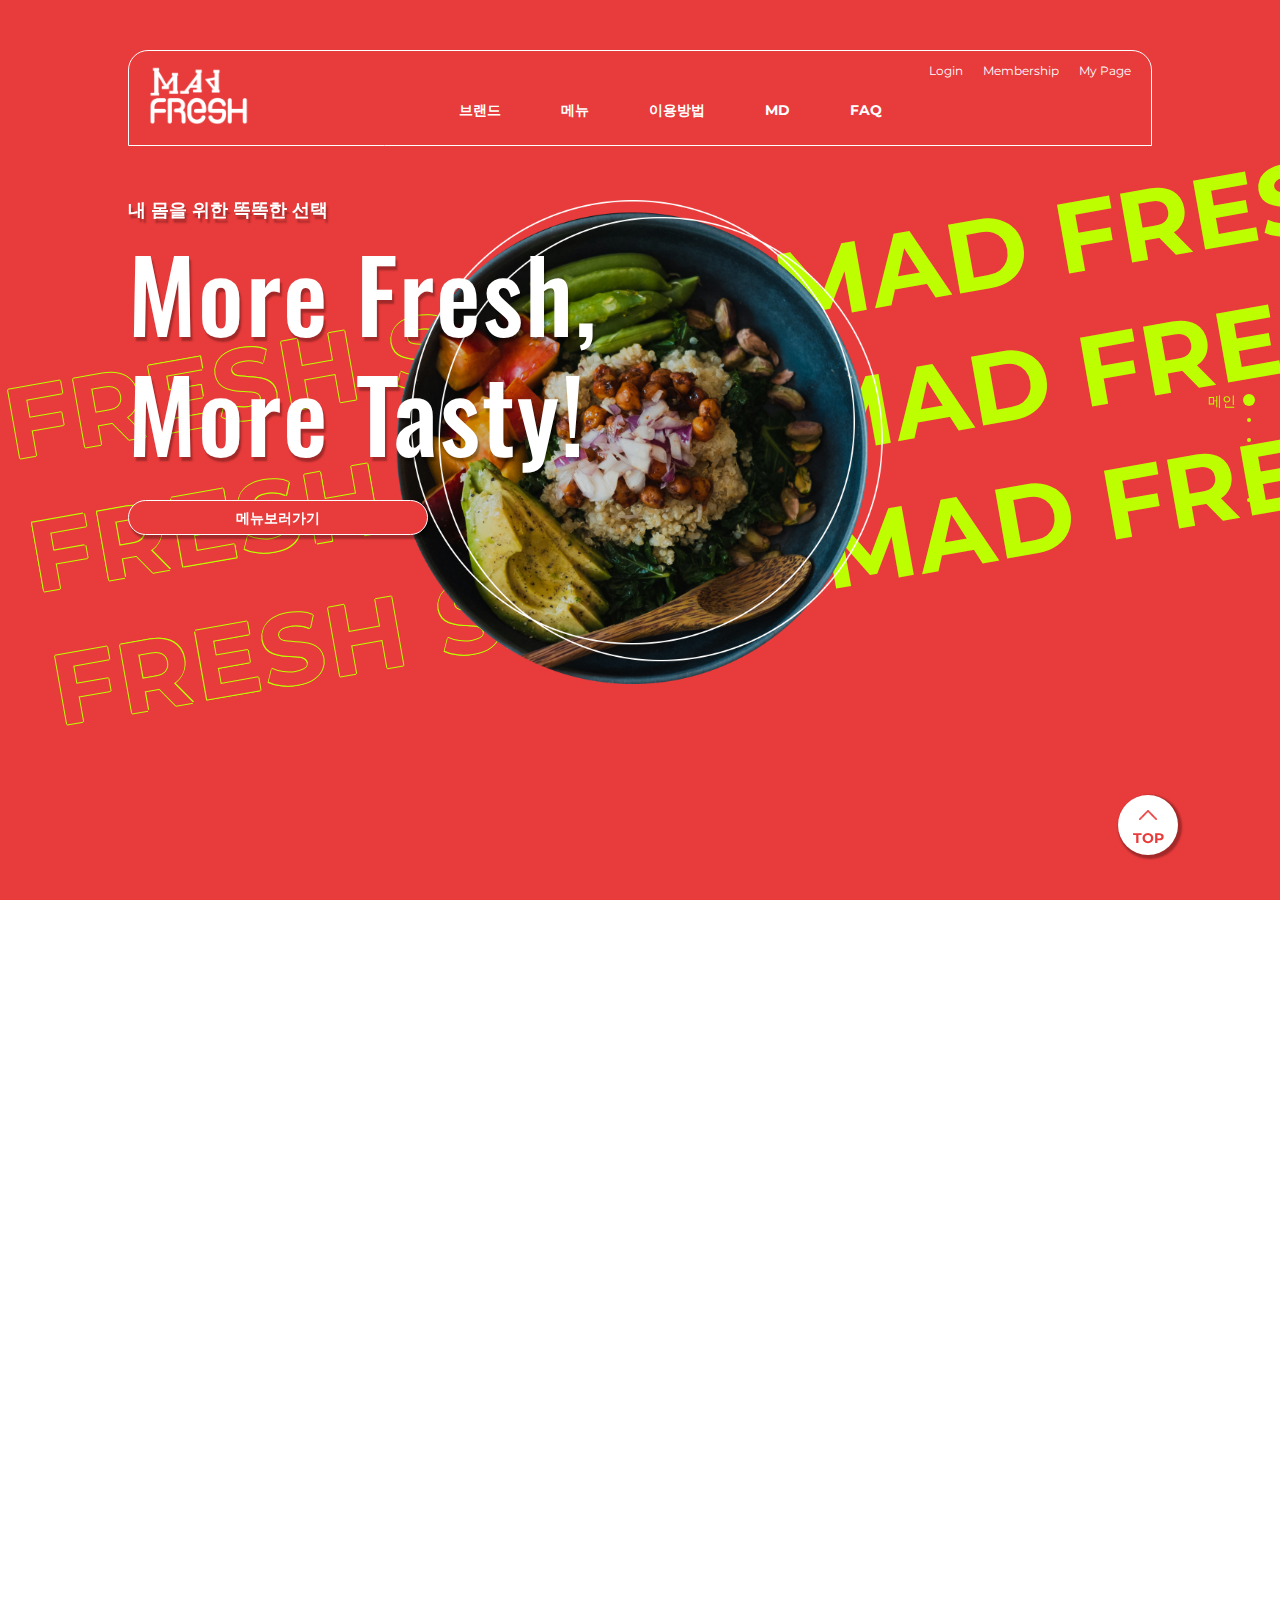
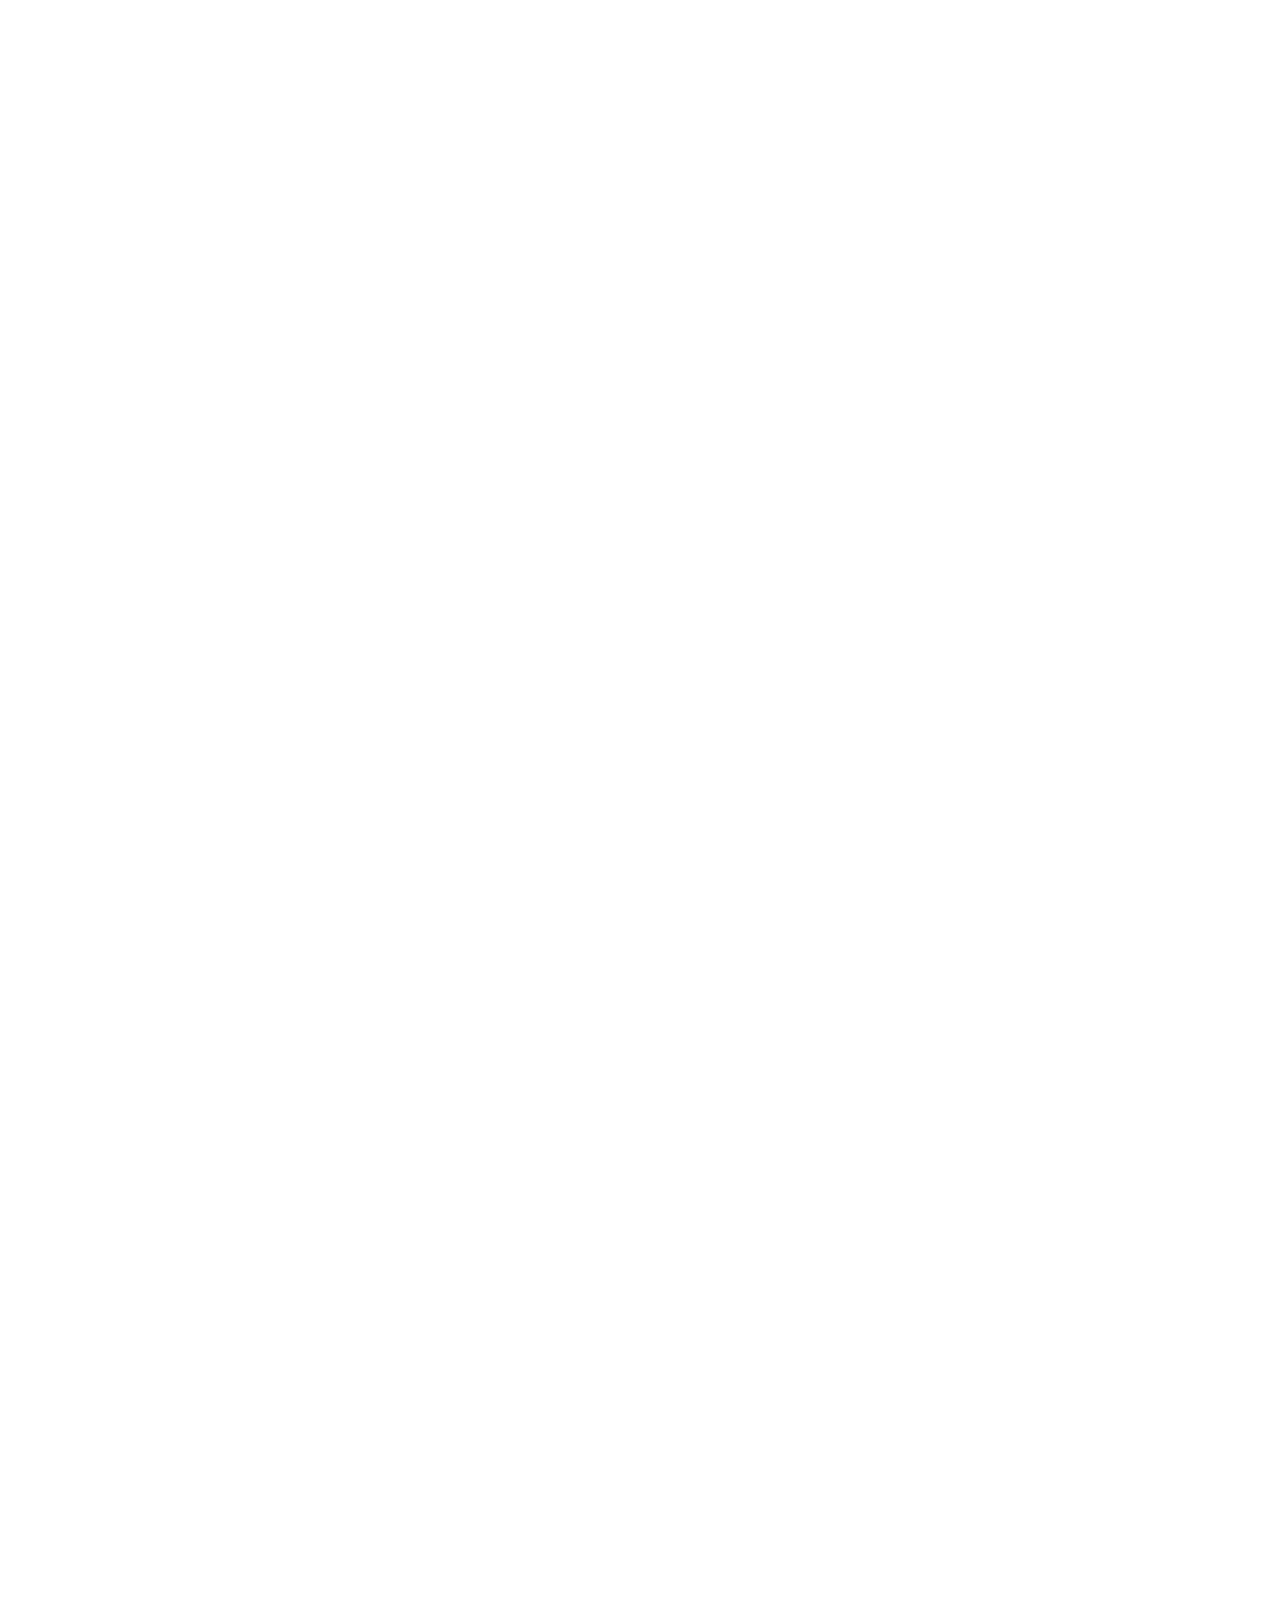
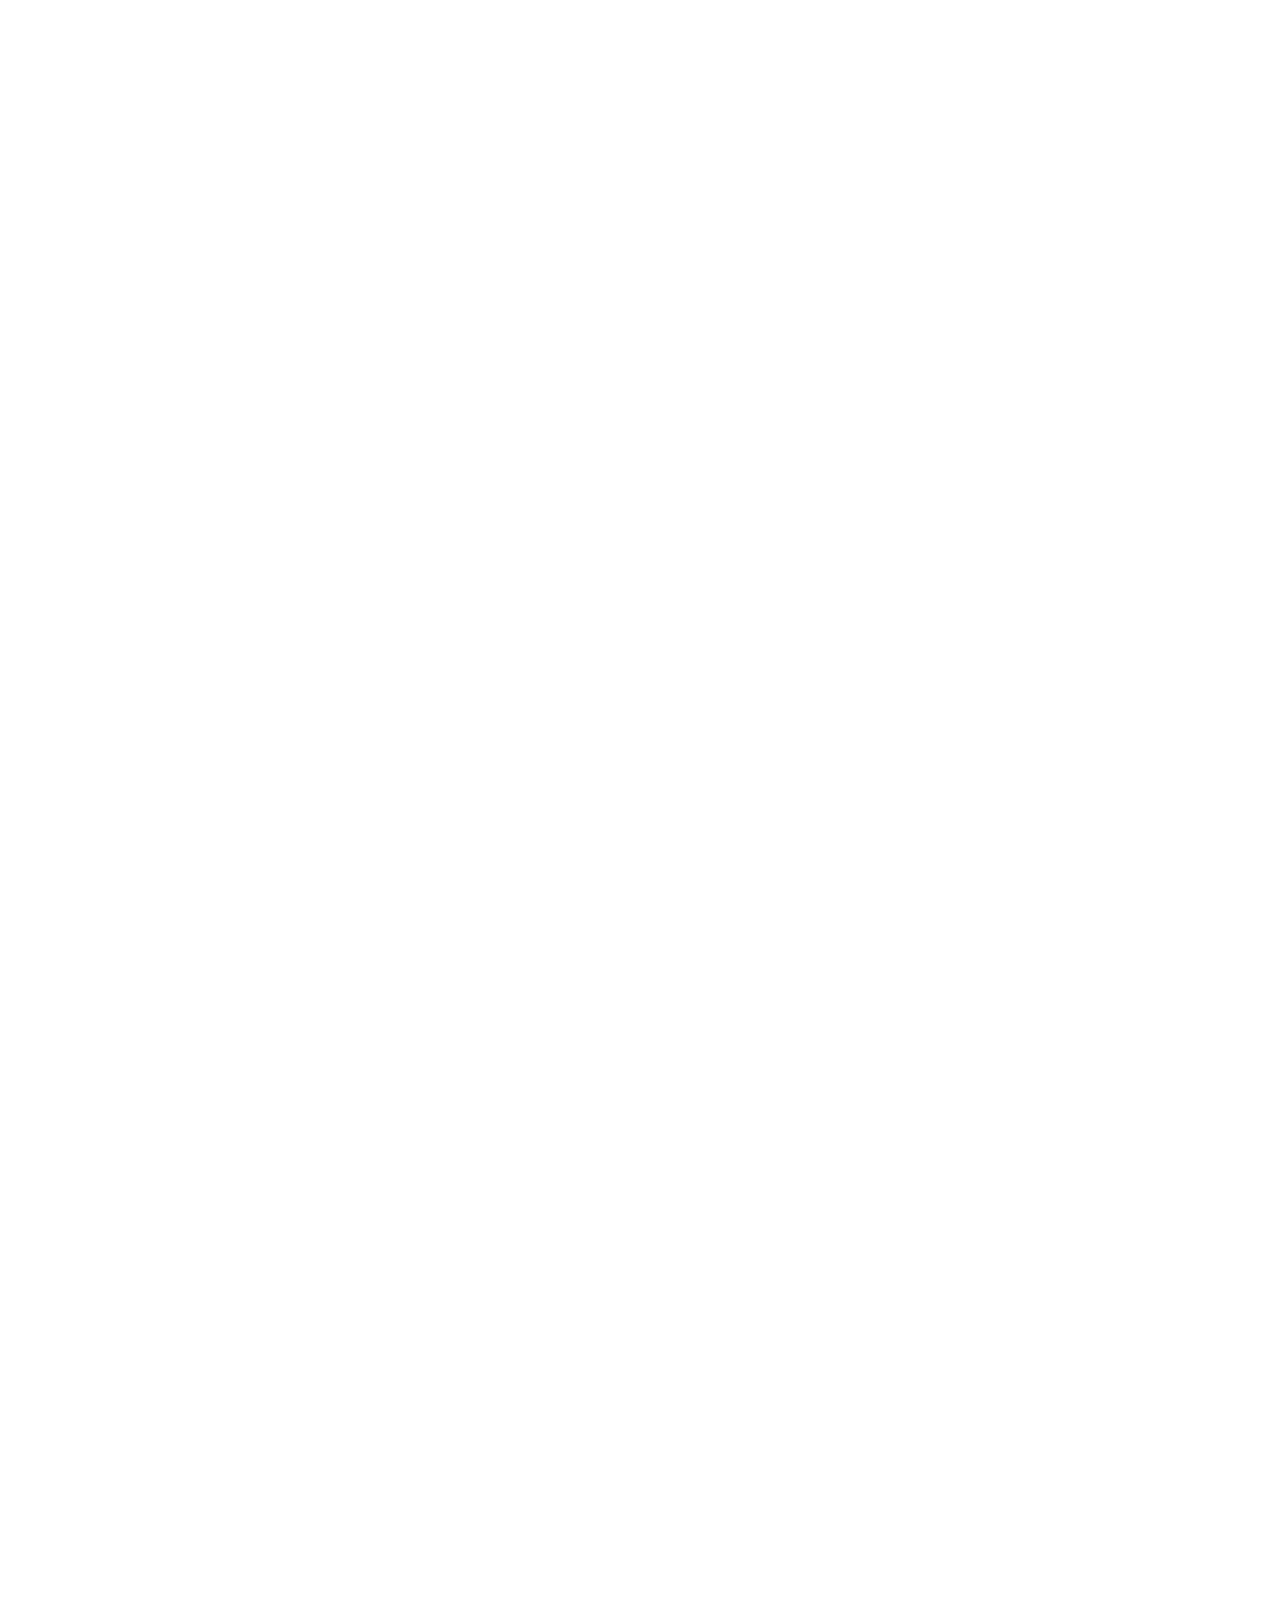
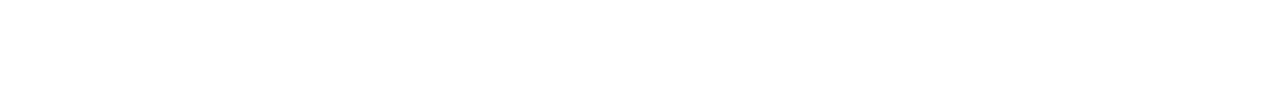
<file: index.html>
<!DOCTYPE html>
<html lang="en">
<head>
    <meta charset="UTF-8">
    <meta name="viewport" content="width=device-width, initial-scale=1.0">
    <title>매드프레시</title>
    <link rel="stylesheet" href="css/reset.css">
    <link rel="stylesheet" href="css/jquery.fullPage.css">
    <link rel="stylesheet" href="https://cdn.jsdelivr.net/npm/swiper@11/swiper-bundle.min.css"/>
    <link rel="stylesheet" href="https://unpkg.com/aos@2.3.1/dist/aos.css">
    <link rel="stylesheet" href="css/ani.css">
    <link rel="stylesheet" href="css/main.css">

    <script src="js/jquery-3.7.1.min.js"></script>
    <script src="js/jquery.fullPage.js"></script>
    <script src="https://cdn.jsdelivr.net/npm/swiper@11/swiper-bundle.min.js"></script>
    <script src="https://unpkg.com/aos@2.3.1/dist/aos.js"></script>
    <script src="js/common.js"></script>
</head>
<body>
    <div id="wrap">
        <header>
            <div class="inner">
                <h1><a href="#menu1">
                    <img src="img/logo_white.png" alt="매드프레시 로고 이미지">
                </a></h1>
                <nav>
                    <ul class="gnb">
                        <li data-menuanchor="menu1"><a href="sub1.html">브랜드</a></li>
                        <li data-menuanchor="menu2"><a href="sub2.html">메뉴</a>
                            <ul class="depth2">
                                <li><a href="#">샐러드볼</a></li>
                                <li><a href="#">샌드위치</a></li>
                                <li><a href="#">랩</a></li>
                                <li><a href="#">사이드·음료</a></li>
                            </ul>
                        </li>
                        <li data-menuanchor="menu3"><a href="#menu3">이용방법</a>
                            <ul class="depth2">
                                <li><a href="#">매장</a></li>
                                <li><a href="#">APP</a></li>
                            </ul>
                        </li>
                        <li data-menuanchor="menu4"><a href="#menu4">MD</a>
                            <ul class="depth2">
                                <li><a href="#">텀블러</a></li>
                                <li><a href="#">머그컵</a></li>
                                <li><a href="#">기능성 가방</a></li>
                                <li><a href="#">엽서·스티커</a></li>
                            </ul>
                        </li>
                        <li data-menuanchor="menu5"><a href="#menu5">FAQ</a>
                            <ul class="depth2">
                                <li><a href="#">스템프 및 맴버십</a></li>
                                <li><a href="#">앱 이용 관련</a></li>
                                <li><a href="#">결제 및 환불</a></li>
                                <li><a href="#">메뉴</a></li>
                                <li><a href="#">기타</a></li>
                            </ul>
                        </li>
                    </ul><!--.gnb-->

                    <div class="ham">
                        <a href="#"><img src="img/m_ham.png" alt="메뉴열기"></a>
                    </div>

                    <div class="dim"></div>

                    <div class="mgnb_wrap">
                        <div class="welcome">
                            <span>Welcome</span>
                            <p>이지은님, 안녕하세요!</p>
                        </div>

                        <div class="mbox">
                            <ul>
                                <li><a href="#">
                                    <div class="stamp">
                                        <p>스템프</p>
                                        <p>3/10</p>
                                    </div>
                                </a></li>
                                <li><a href="#">
                                    <div class="cou">
                                        <p>쿠폰</p>
                                        <p>0</p>
                                    </div>
                                </a></li>
                                <li><a href="#">
                                    <div class="alret">
                                        <p>알림</p>
                                        <p>1</p>
                                    </div>
                                </a></li>
                            </ul>
                            
                            
                        </div>
                        <ul class="mgnb">
                            <li><a href="#">주문내역</a>
                                <ul class="mdepth2">
                                    <li><a href="#">픽업주문</a></li>
                                    <li><a href="#">매장주문</a></li>
                                </ul>
                            </li>
                            <li><a href="#">메뉴</a>
                                <ul class="mdepth2">
                                    <li><a href="#">샐러드볼</a></li>
                                    <li><a href="#">샌드위치</a></li>
                                    <li><a href="#">랩</a></li>
                                    <li><a href="#">사이드·음료</a></li>
                                </ul>
                            </li>
                            <li><a href="#">맴버십</a>
                                <ul class="mdepth2">
                                    <li><a href="#">스템프</a></li>
                                    <li><a href="#">쿠폰</a></li>
                                </ul>
                            </li>
                            <li><a href="#">FAQ</a>
                                <ul class="mdepth2">
                                    <li><a href="#">맴버십 및 스템프</a></li>
                                    <li><a href="#">앱 이용 관련</a></li>
                                    <li><a href="#">결제 및 환불</a></li>
                                    <li><a href="#">메뉴</a></li>
                                    <li><a href="#">기타</a></li>
                                </ul>
                            </li>
                            <li><a href="#">설정</a></li>
                        </ul><!--.mgnb-->

                        <div class="mgnb_close">
                            <img src="img/icon_close.png" alt="메뉴 닫기 이미지">
                        </div><!--.mgnb_close-->
                    </div><!--.mgnb_wrap-->

                    <div class="utill">
                        <ul>
                            <li><a href="#">Login</a></li>
                            <li><a href="#">Membership</a></li>
                            <li><a href="#">My Page</a></li>
                        </ul>
                    </div><!--.utill-->
                </nav>

                
            </div><!--.inner-->
        </header>

        <div id="fullpage">
            <div class="section" id="main_visual" data-anchor="menu1">

                <div class="moving_word_wrap">
                    <div class="moving_word word1">
                        <p class="line_word">FRESH SALAD</p>
                        <p class="solid_word">MAD FRESH</p>
                        <p class="line_word">FRESH SALAD</p>
                        <p class="line_word">FRESH SALAD</p>
                        <p class="solid_word">MAD FRESH</p>
                        <p class="line_word">FRESH SALAD</p>
                    </div>
                    <div class="moving_word word2">
                        <p class="line_word">FRESH SALAD</p>
                        <p class="solid_word">MAD FRESH</p>
                        <p class="line_word">FRESH SALAD</p>
                        <p class="line_word">FRESH SALAD</p>
                        <p class="solid_word">MAD FRESH</p>
                        <p class="line_word">FRESH SALAD</p>
                    </div>
                    <div class="moving_word word3">
                        <p class="line_word">FRESH SALAD</p>
                        <p class="solid_word">MAD FRESH</p>
                        <p class="line_word">FRESH SALAD</p>
                        <p class="line_word">FRESH SALAD</p>
                        <p class="solid_word">MAD FRESH</p>
                        <p class="line_word">FRESH SALAD</p>
                    </div>
                </div><!--.moving_word_wrap-->

                <div class="main_txt">
                    <h3>내 몸을 위한 똑똑한 선택<br>
                        <span>More Fresh, More Tasty!</span></h3>
                </div><!--.main_txt-->
                <a href="#" class="more">메뉴보러가기</a>

                <div class="main_visual_pic">
                    <img src="img/main_visual_pic.png" alt="메인 이미지">
                </div><!--.main_visual_pic-->
            </div><!--#main_visaul-->
            
            <div class="section" id="logo_ani" data-anchor="menu2">
                <div class="logo_ani_box">
                    <div class="bowl">
                        <img src="img/logo_ani_bowl.png" alt="이미지">
                    </div>
                    <div class="lettuce1">
                        <img src="img/logo_ani_lettuce1.png" alt="이미지">
                    </div>
                    <div class="lettuce2">
                        <img src="img/logo_ani_lettuce2.png" alt="이미지">
                    </div>
                    <div class="carrot">
                        <img src="img/logo_ani_carrot.png" alt="이미지">
                    </div>
                    <div class="eyebrows">
                        <img src="img/logo_ani_eyebrows.png" alt="이미지">
                    </div>
                    <div class="eyeballs">
                        <img src="img/logo_ani_eyeball.png" alt="이미지">
                    </div>
                    <div class="eyes">
                        <img src="img/logo_ani_eyes.png" alt="이미지">
                    </div>
                    <div class="letter">
                        <img src="img/logo_ani_wordmark.png" alt="이미지">
                    </div>
                    <div class="slogan">
                        <img src="img/logo_ani_solgon.png" alt="이미지">
                    </div>
                </div>
            </div><!--#logo_ani-->

            <div class="section" id="menu_ani" data-anchor="menu3">
                    <div class="menu_txt_wrap">
                        <h2>Make Yourself</h2>
                        <p>나만의 레시피로 맛있는 샐러드볼을 만들어 보세요!</p>
                        <a class="more">레시피 만들기</a>
                    </div><!--.menu_txt_wrap-->
                
                <div class="menu_pic_wrap">
                    <div class="menu_pic pic1">
                        <h2>spicy shirmp</h2>
                        <img src="img/menu1.png" alt="메뉴 사진1">
                    </div>
                    <div class="menu_pic pic2">
                        <h2>steak & cheese</h2>
                        <img src="img/menu2.png" alt="메뉴 사진2">
                    </div>
                    <div class="menu_pic pic3">
                        <h2>roasted chicken</h2>
                        <img src="img/menu3.png" alt="메뉴 사진3">
                    </div>
                    <div class="menu_pic pic4">
                        <h2>salmon & egg</h2>
                        <img src="img/menu4.png" alt="메뉴 사진4">
                    </div>
                </div><!--.menu_pic_wrap-->
                <div class="download_popup"></div><!--.downloiad-->
            </div><!--#menu_ani-->

            <div class="section" id="yt_video" data-anchor="menu4">
                <div class="yt_video_wrap">
                <h2>Eat Fresh, More Tasty!</h2>
                <P>매드프레시는 더 신선한 재료를 사용하여 더 맛있는 레시피를<br>
                    연구하는 샐러드 요리 전문 브랜드 입니다.</P>
                <div class="md_video">
                    <iframe width="100%" height="100%" 
                    src="https://www.youtube.com/embed/TC93vkFzD5I?si=ht0g5_Ire2EAYRsE" 
                    title="YouTube video player" frameborder="0" allow="accelerometer; 
                    autoplay; clipboard-write; encrypted-media; gyroscope; picture-in-picture; 
                    web-share" referrerpolicy="strict-origin-when-cross-origin" allowfullscreen></iframe>
                </div>
                <a href="#" class="video_more">자세히 보기</a>
                </div><!--.yt_video_wrap-->
            </div><!--#yt_video-->

            <div class="section" id="gallery" data-anchor="menu5">
                <div class="inner">
                    <h2 class="sub_title">Photo Gallery</h2><!--.sub_title-->
                    <P>매드프레시 고객님들의 생생한 포토 후기를 만나보세요.</P>
                    <div class="swiper photo_gallery">
                        <ul class="swiper-wrapper">
                            <li class="swiper-slide">
                                <a href="#">
                                <img src="img/gallery_photo1.png" alt="이미지1">
                                </a>
                            </li>
                            <li class="swiper-slide">
                                <a href="#">
                                <img src="img/gallery_photo2.png" alt="이미지2">
                                </a>
                                </li>
                            <li class="swiper-slide">
                                <a href="#">
                                    <img src="img/gallery_photo3.png" alt="이미지3">
                                </a>
                            </li>
                            <li class="swiper-slide">
                                <a href="#">
                                    <img src="img/gallery_photo4.png" alt="이미지4">
                                </a>
                            </li>
                            <li class="swiper-slide">
                                <a href="#">
                                    <img src="img/gallery_photo5.png" alt="이미지5">
                                </a>
                            </li>
                            <li class="swiper-slide">
                                <a href="#">
                                    <img src="img/gallery_photo6.png" alt="이미지6">
                                </a>
                            </li>
                            <li class="swiper-slide">
                                <a href="#">
                                    <img src="img/gallery_photo7.png" alt="이미지7">
                                </a>
                            </li>
                            <li class="swiper-slide"
                            ><a href="#">
                                <img src="img/gallery_photo8.png" alt="이미지8">
                            </a>
                        </li>
                        </ul>
                        <div class="swiper-pagination"></div>
                    </div><!--.swiper photo_gallery-->
                </div><!--.inner-->
            </div><!--#gallery-->


            <footer class="section fp-auto-height" id="footer" data-anchor="menu6">
                <div class="inner">
                <h2><a href="#">
                    <img src="img/logo_footer_white.png" alt="로고이미지">
                </a></h2>
                <div class="f_info">
                    <p class="service">
                        <span>서비스이용약관</span>
                        <span>개인정보처리방침</span>
                    </p>
                <p><span>부산시 부산진구 중앙대로 708 부산파이낸스센터 4F</span>
                <span>대표: 이지은(Jieun Lee)</span></p>
                <p>
                    <span>전화:010.123.4567</span>
                    <span>전화:055.145.4567</span>
                    <span>사업자등록번호:123-45-67890</span>
                </p>
                <p> &copy; 2023 MadFresh IP LLC. All Rights Reserved.</p>
                </div><!--.f_info-->
                <div class="f_sns">
                    <a href="#"><img src="img/icon_facebook.png" alt="페이스북"></a>
                    <a href="#"><img src="img/icon_insta.png" alt="인스타그램"></a>
                    <a href="#"><img src="img/icon_youtube.png" alt="유튜브"></a>
                </div><!--.f_sns-->
                </div><!--.inner-->
            </footer>

        </div><!--#fullpage-->

        <div class="go_top">
            <a href="#menu1"><img src="img/icon_go_top_red.png" alt="맨 위로">TOP</a>
        </div><!--.go_top-->

    </div><!--#wrap-->
</body>
</html>
</file>
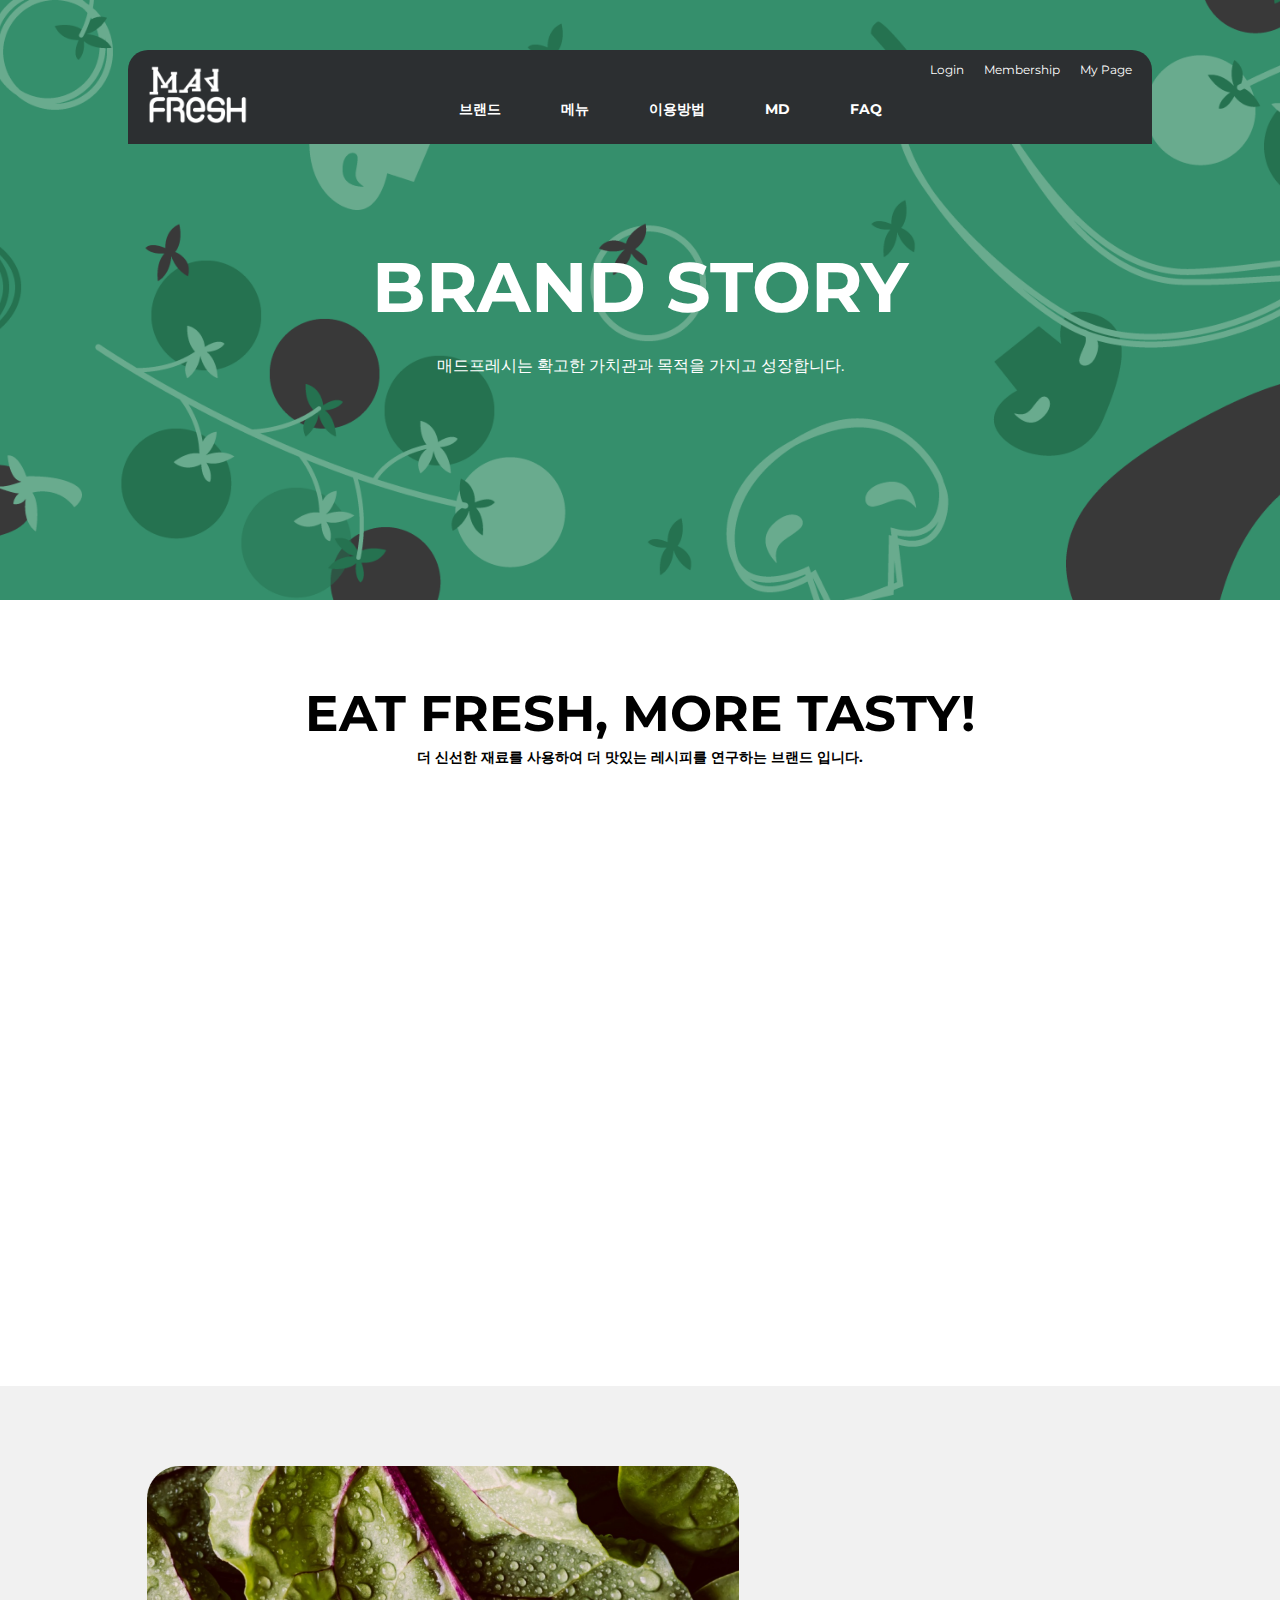
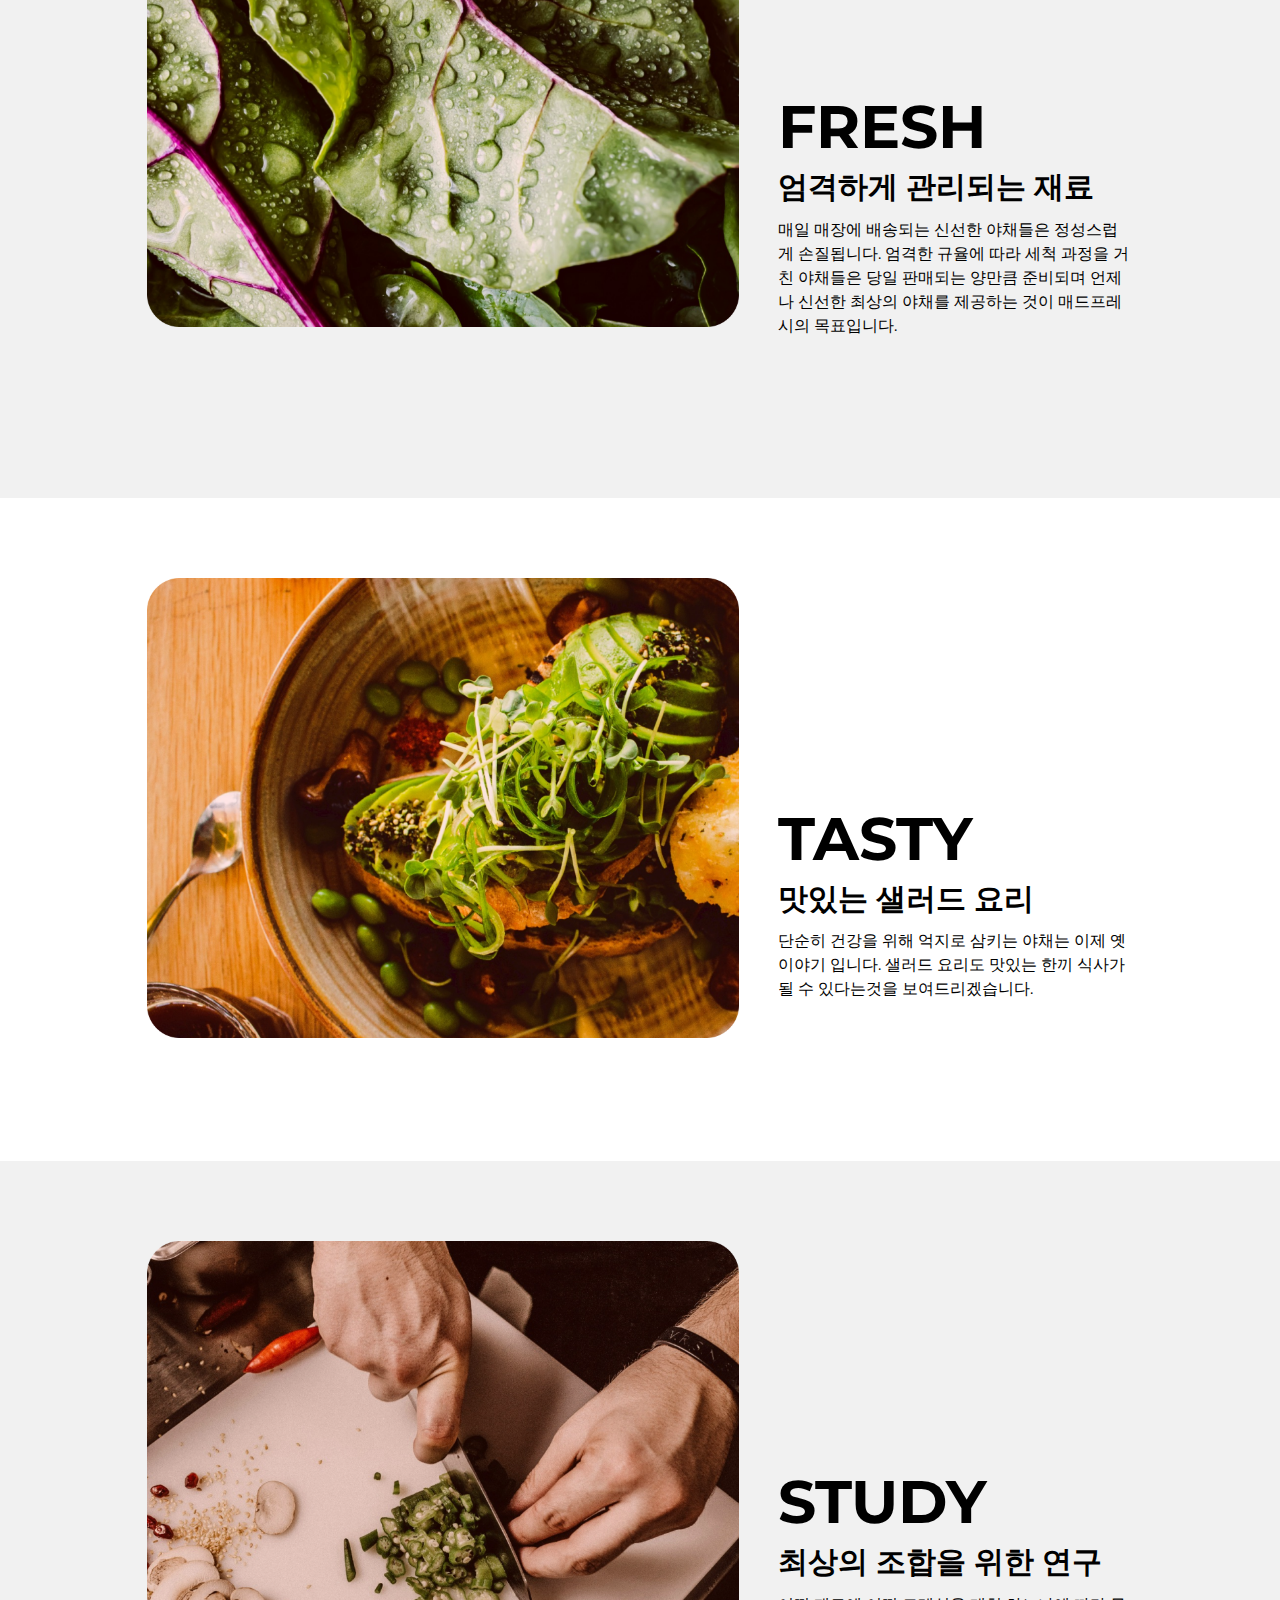
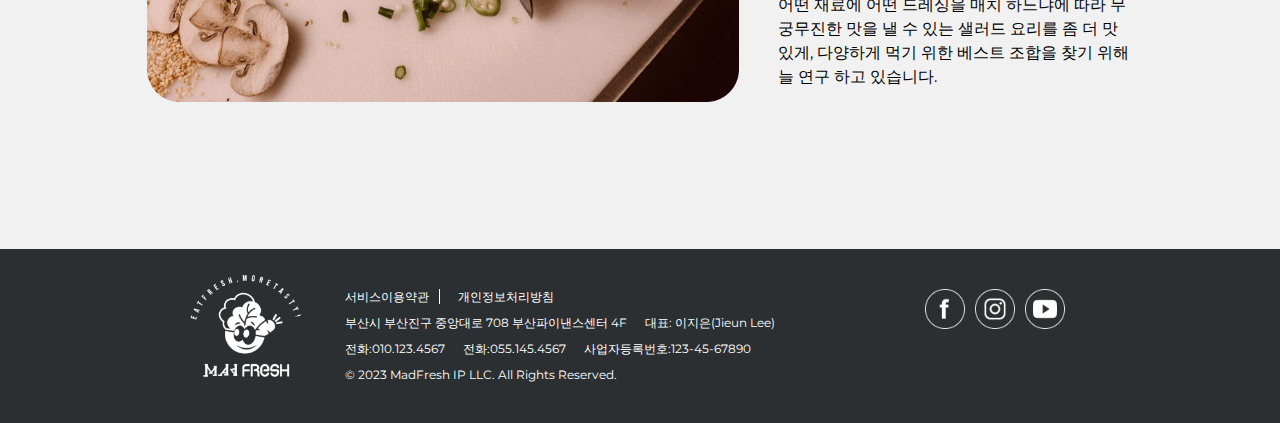
<file: sub1.html>
<!DOCTYPE html>
<html lang="en">
<head>
    <meta charset="UTF-8">
    <meta name="viewport" content="width=device-width, initial-scale=1.0">
    <title>매드프레시 서브1</title>
    <link rel="stylesheet" href="css/reset.css">
    <link rel="stylesheet" href="css/jquery.fullPage.css">
    <link rel="stylesheet" href="https://cdn.jsdelivr.net/npm/swiper@11/swiper-bundle.min.css"/>
    <link rel="stylesheet" href="https://unpkg.com/aos@2.3.1/dist/aos.css">
    <link rel="stylesheet" href="css/ani.css">
    <link rel="stylesheet" href="css/main.css">
    <link rel="stylesheet" href="css/sub1.css">

    <script src="js/jquery-3.7.1.min.js"></script>
    <script src="js/jquery.fullPage.js"></script>
    <script src="https://cdn.jsdelivr.net/npm/swiper@11/swiper-bundle.min.js"></script>
    <script src="https://unpkg.com/aos@2.3.1/dist/aos.js"></script>
    <script src="js/common.js"></script>

</head>
<body>
    <div id="wrap">
        <header>
            <div class="inner">
                <h1><a href="index.html">
                    <img src="img/logo_white.png" alt="매드프레시 로고 이미지">
                </a></h1>
                <nav>
                    <ul class="gnb">
                        <li data-menuanchor="menu1"><a href="sub1.html">브랜드</a></li>
                        <li data-menuanchor="menu2"><a href="sub2.html">메뉴</a>
                            <ul class="depth2">
                                <li><a href="#">샐러드볼</a></li>
                                <li><a href="#">샌드위치</a></li>
                                <li><a href="#">랩</a></li>
                                <li><a href="#">사이드·음료</a></li>
                            </ul>
                        </li>
                        <li data-menuanchor="menu3"><a href="#menu3">이용방법</a>
                            <ul class="depth2">
                                <li><a href="#">매장</a></li>
                                <li><a href="#">APP</a></li>
                            </ul>
                        </li>
                        <li data-menuanchor="menu4"><a href="#menu4">MD</a>
                            <ul class="depth2">
                                <li><a href="#">텀블러</a></li>
                                <li><a href="#">머그컵</a></li>
                                <li><a href="#">기능성 가방</a></li>
                                <li><a href="#">엽서·스티커</a></li>
                            </ul>
                        </li>
                        <li data-menuanchor="menu5"><a href="#menu5">FAQ</a>
                            <ul class="depth2">
                                <li><a href="#">스템프 및 맴버십</a></li>
                                <li><a href="#">앱 이용 관련</a></li>
                                <li><a href="#">결제 및 환불</a></li>
                                <li><a href="#">메뉴</a></li>
                                <li><a href="#">기타</a></li>
                            </ul>
                        </li>
                    </ul><!--.gnb-->

                    <div class="ham">
                        <a href="#"><img src="img/m_ham.png" alt="메뉴열기"></a>
                    </div>

                    <div class="dim"></div>

                    <div class="mgnb_wrap">
                        <div class="welcome">
                            <span>Welcome</span>
                            <p>이지은님, 안녕하세요!</p>
                        </div>

                        <div class="mbox">
                            <ul>
                                <li><a href="#">
                                    <div class="stamp">
                                        <p>스템프</p>
                                        <p>3/10</p>
                                    </div>
                                </a></li>
                                <li><a href="#">
                                    <div class="cou">
                                        <p>쿠폰</p>
                                        <p>0</p>
                                    </div>
                                </a></li>
                                <li><a href="#">
                                    <div class="alret">
                                        <p>알림</p>
                                        <p>1</p>
                                    </div>
                                </a></li>
                            </ul>
                            
                            
                        </div>
                        <ul class="mgnb">
                            <li><a href="#">주문내역</a>
                                <ul class="mdepth2">
                                    <li><a href="#">픽업주문</a></li>
                                    <li><a href="#">매장주문</a></li>
                                </ul>
                            </li>
                            <li><a href="#">메뉴</a>
                                <ul class="mdepth2">
                                    <li><a href="#">샐러드볼</a></li>
                                    <li><a href="#">샌드위치</a></li>
                                    <li><a href="#">랩</a></li>
                                    <li><a href="#">사이드·음료</a></li>
                                </ul>
                            </li>
                            <li><a href="#">맴버십</a>
                                <ul class="mdepth2">
                                    <li><a href="#">스템프</a></li>
                                    <li><a href="#">쿠폰</a></li>
                                </ul>
                            </li>
                            <li><a href="#">FAQ</a>
                                <ul class="mdepth2">
                                    <li><a href="#">맴버십 및 스템프</a></li>
                                    <li><a href="#">앱 이용 관련</a></li>
                                    <li><a href="#">결제 및 환불</a></li>
                                    <li><a href="#">메뉴</a></li>
                                    <li><a href="#">기타</a></li>
                                </ul>
                            </li>
                            <li><a href="#">설정</a></li>
                        </ul><!--.mgnb-->

                        <div class="mgnb_close">
                            <img src="img/icon_close.png" alt="메뉴 닫기 이미지">
                        </div><!--.mgnb_close-->
                    </div><!--.mgnb_wrap-->

                    <div class="utill">
                        <ul>
                            <li><a href="#">Login</a></li>
                            <li><a href="#">Membership</a></li>
                            <li><a href="#">My Page</a></li>
                        </ul>
                    </div><!--.utill-->
                </nav>

                
            </div><!--.inner-->
        </header>

      
        <div class="sub1_main_visual">
            <h2>brand story</h2>
            <p>매드프레시는 확고한 가치관과 목적을 가지고 성장합니다.</p>
        </div><!--.main_visual-->
       
        <div id="main_content">


        <div class="brand_story">
               <div class="inner">
                    <h3>eat fresh, more tasty!</h3>
                    <p>더 신선한 재료를 사용하여 더 맛있는 레시피를 연구하는 브랜드 입니다.</p>
                    <div class="sub1_video">
                        <iframe width="100%" height="100%" 
                        src="https://www.youtube.com/embed/TC93vkFzD5I?si=ht0g5_Ire2EAYRsE" 
                        title="YouTube video player" frameborder="0" allow="accelerometer; 
                        autoplay; clipboard-write; encrypted-media; gyroscope; picture-in-picture; 
                        web-share" referrerpolicy="strict-origin-when-cross-origin" allowfullscreen></iframe>
                    </div><!--.sub1_video-->
                </div>
        </div><!--.brand_story-->
        
        <div class="fresh">
            <div class="inner">
                <div class="left_box">
                <img src="img/sub1_slogan_fresh.png" alt="브랜드 슬로건 이미지1" class="m_photo">
                <img src="img/sub1_slogan_fresh_web.png" alt="브랜드 슬로건 이미지1" class="w_photo">
                </div><!--.left_box-->
                <div class="right_box">
                <h2 class="slogan_title">fresh</h2>
                <span class="slogan_subtitle">엄격하게 관리되는 재료</span>
                <p class="slogon_txt">매일 매장에 배송되는 신선한 야채들은 정성스럽게 손질됩니다. 
                    엄격한 규율에 따라 세척 과정을 거친
                    야채들은 당일 판매되는 양만큼 준비되며 
                    언제나 신선한 최상의 야채를 제공하는 것이 매드프레시의 목표입니다.</p>
                </div><!--.right_box-->
            </div>
        </div><!--.fresh-->
        <div class="tasty">
            <div class="inner">
                <div class="left_box">
                <img src="img/sub1_slogan_tasty.png" alt="브랜드 슬로건 이미지2" class="m_photo">
                <img src="img/sub1_slogan_tasty_web.png" alt="브랜드 슬로건 이미지1" class="w_photo">
                </div><!--.left_box-->
                <div class="right_box">
                <h2 class="slogan_title">tasty</h2>
                <span class="slogan_subtitle">맛있는 샐러드 요리</span>
                <p class="slogon_txt">단순히 건강을 위해 억지로 삼키는 야채는 이제 옛 이야기 입니다.
                    샐러드 요리도 맛있는 한끼 식사가 될 수 있다는것을 보여드리겠습니다.</p>
                </div><!--.right_box-->
            </div>
        </div><!--.tasty-->
        <div class="study">
            <div class="inner">
                <div class="left_box">
                <img src="img/sub1_slogan_study.png" alt="브랜드 슬로건 이미지3" class="m_photo">
                <img src="img/sub1_slogan_study_web.png" alt="브랜드 슬로건 이미지1" class="w_photo">
                </div><!--.left_box-->
                <div class="right_box">
                <h2 class="slogan_title">study</h2>
                <span class="slogan_subtitle">최상의 조합을 위한 연구</span>
                <p class="slogon_txt">어떤 재료에 어떤 드레싱을 매치 하느냐에 따라 
                    무궁무진한 맛을 낼 수 있는 샐러드 요리를 좀 더 맛있게, 다양하게 먹기 
                    위한 베스트 조합을 찾기 위해 늘 연구 하고 있습니다.</p>
                    </div><!--.right_box-->
        </div><!--.study-->
    </div>
    </div>

    <footer class="section fp-auto-height" id="footer">
        <div class="inner">
        <h2><a href="#">
            <img src="img/logo_footer_white.png" alt="로고이미지">
        </a></h2>
        <div class="f_info">
            <p class="service">
                <span>서비스이용약관</span>
                <span>개인정보처리방침</span>
            </p>
        <p><span>부산시 부산진구 중앙대로 708 부산파이낸스센터 4F</span>
        <span>대표: 이지은(Jieun Lee)</span></p>
        <p>
            <span>전화:010.123.4567</span>
            <span>전화:055.145.4567</span>
            <span>사업자등록번호:123-45-67890</span>
        </p>
        <p> &copy; 2023 MadFresh IP LLC. All Rights Reserved.</p>
        </div><!--.f_info-->
        <div class="f_sns">
            <a href="#"><img src="img/icon_facebook.png" alt="페이스북"></a>
            <a href="#"><img src="img/icon_insta.png" alt="인스타그램"></a>
            <a href="#"><img src="img/icon_youtube.png" alt="유튜브"></a>
        </div><!--.f_sns-->
        </div><!--.inner-->
    </footer>
    </div><!--#wrap-->
</body>
</html>
</file>
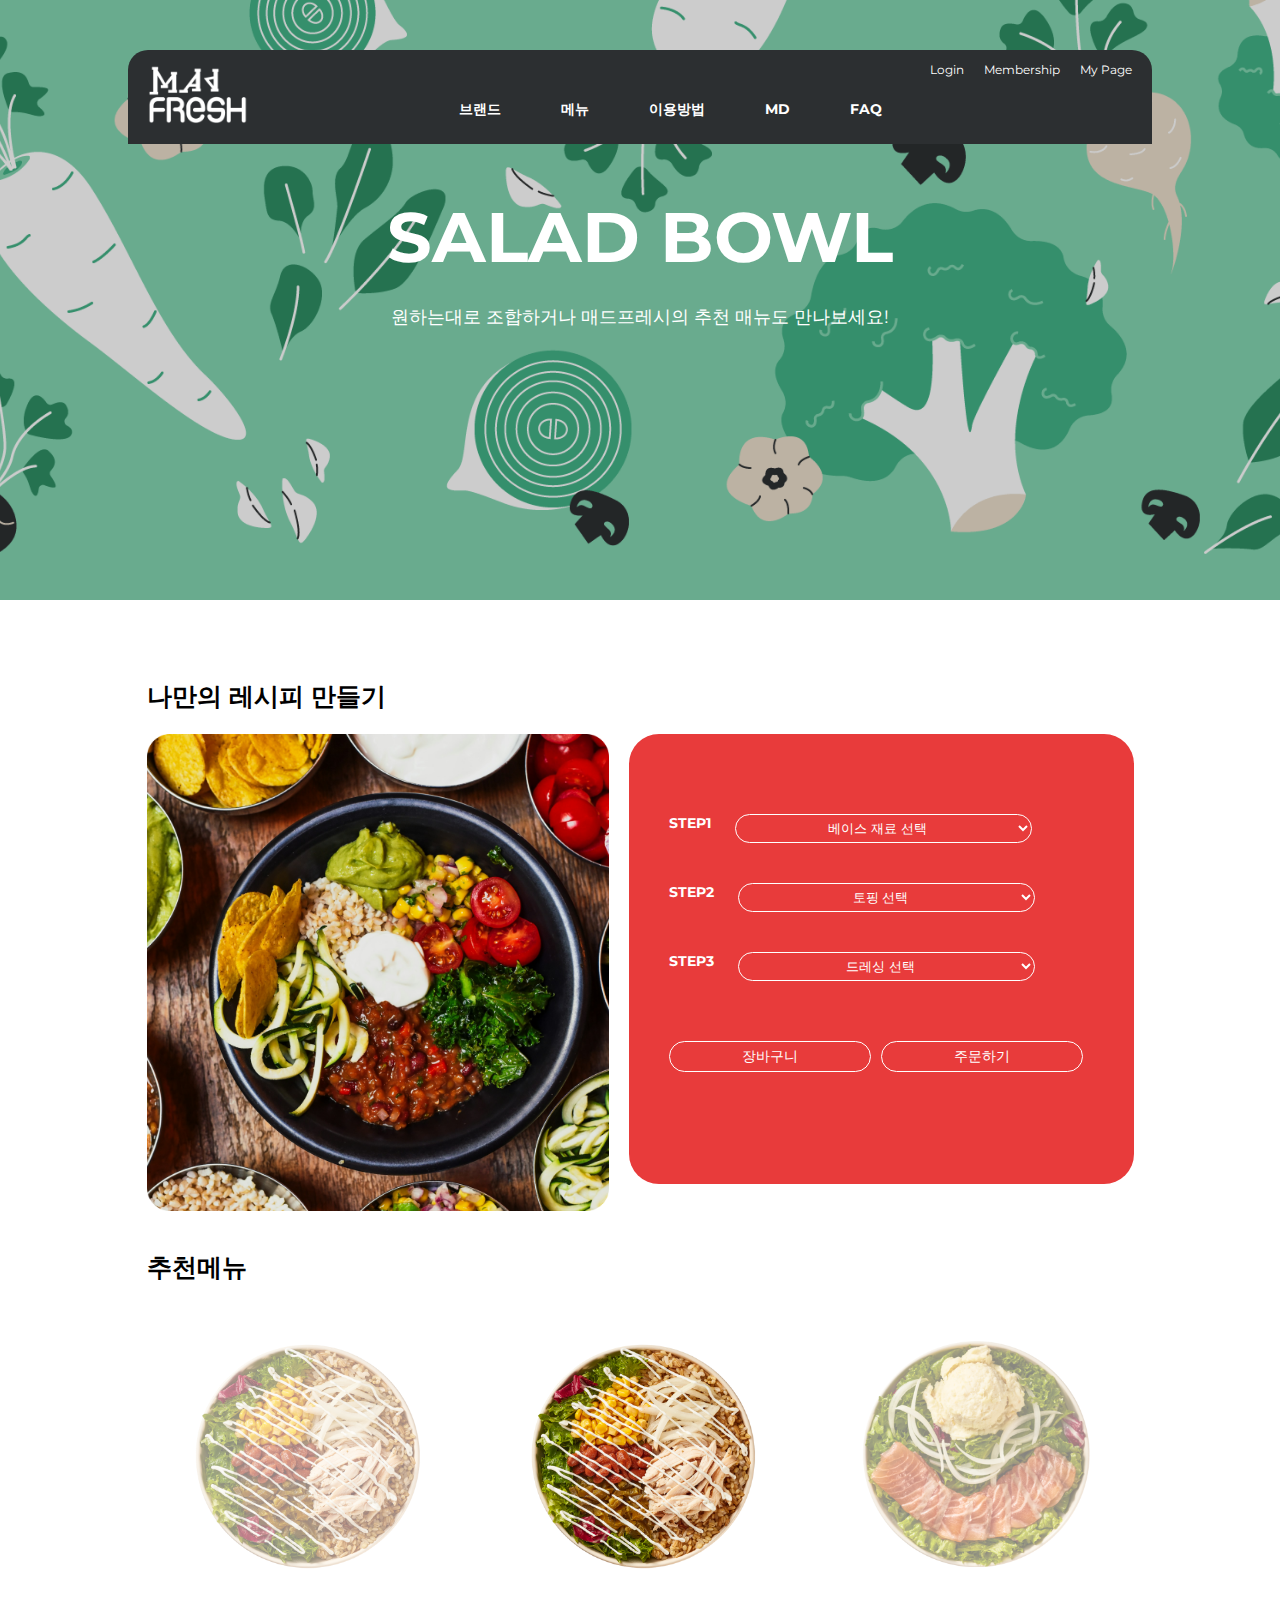
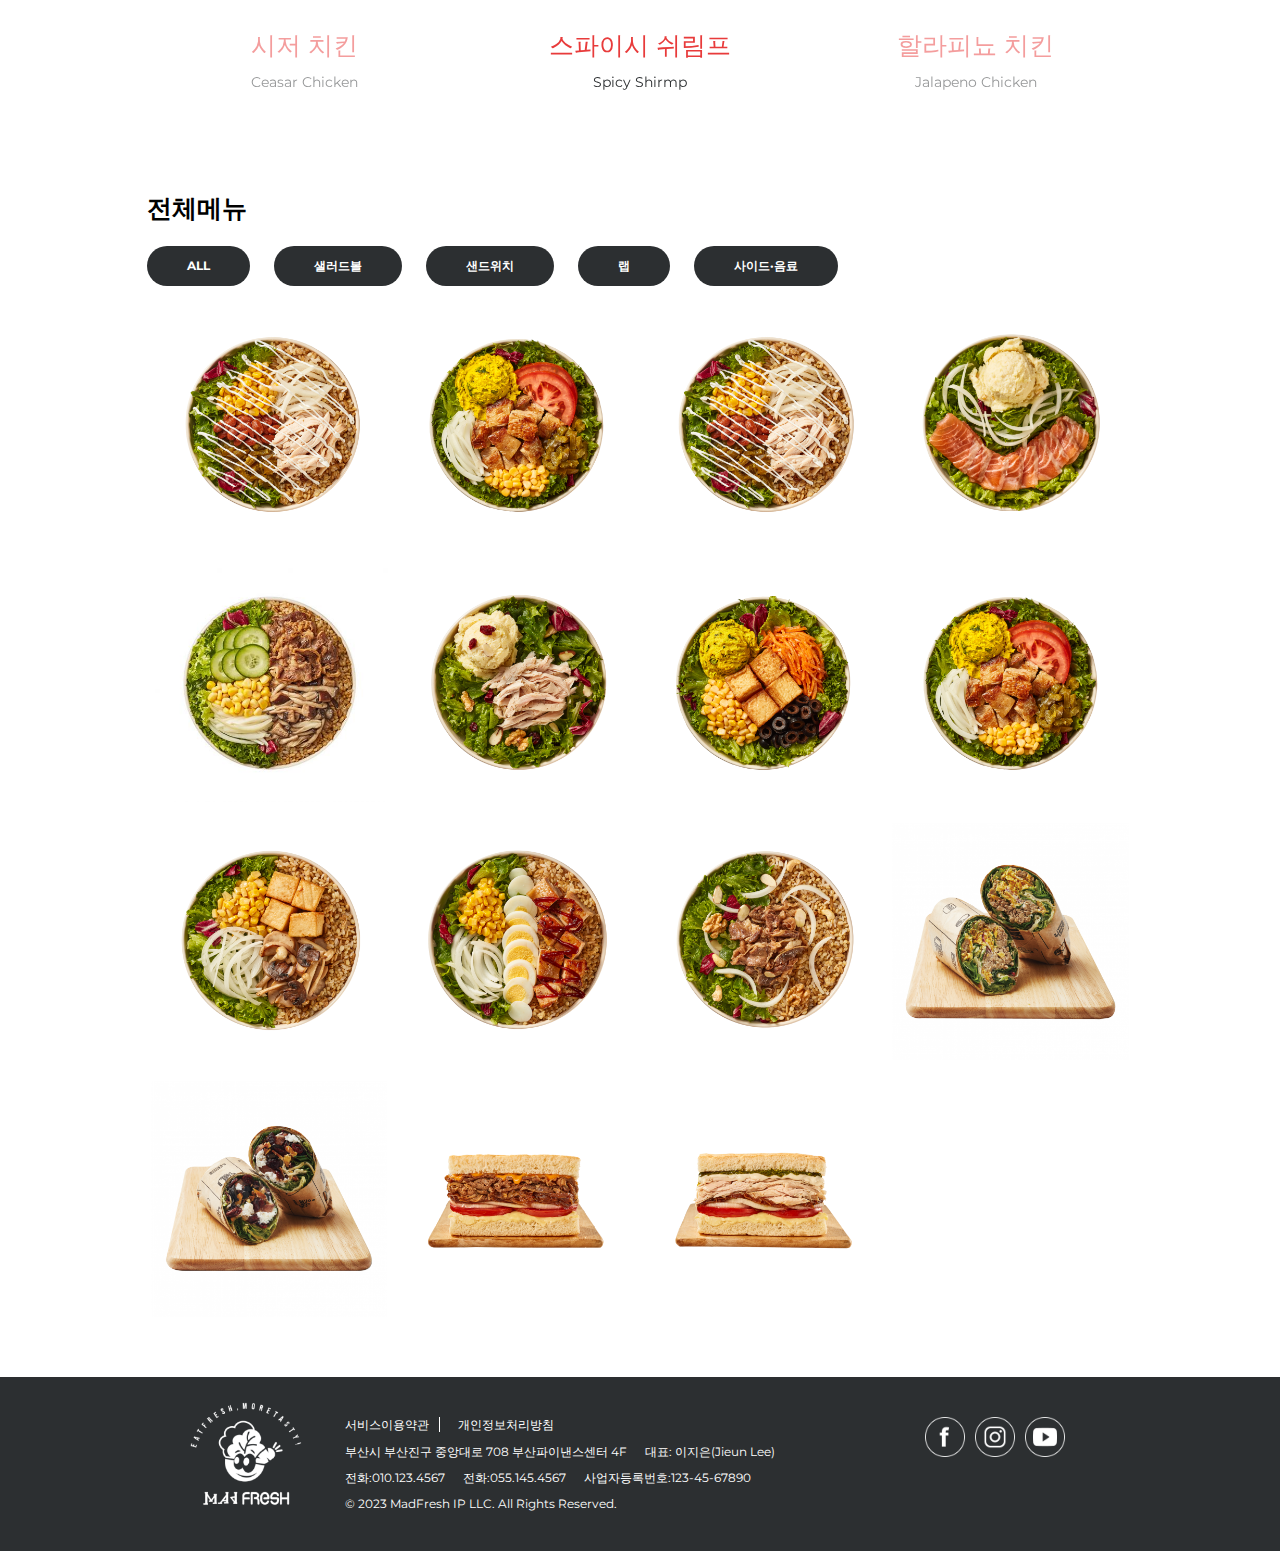
<file: sub2.html>
<!DOCTYPE html>
<html lang="en">
<head>
    <meta charset="UTF-8">
    <meta name="viewport" content="width=device-width, initial-scale=1.0">
    <title>매드프레시 서브2</title>
    <link rel="stylesheet" href="css/reset.css">
    <link rel="stylesheet" href="css/jquery.fullPage.css">
    <link rel="stylesheet" href="https://cdn.jsdelivr.net/npm/swiper@11/swiper-bundle.min.css"/>
    <link rel="stylesheet" href="https://unpkg.com/aos@2.3.1/dist/aos.css">
    <link rel="stylesheet" href="css/ani.css">
    <link rel="stylesheet" href="css/main.css">
    <link rel="stylesheet" href="css/sub2.css">

    <script src="js/jquery-3.7.1.min.js"></script>
    <script src="js/jquery.fullPage.js"></script>
    <script src="https://cdn.jsdelivr.net/npm/swiper@11/swiper-bundle.min.js"></script>
    <script src="https://unpkg.com/aos@2.3.1/dist/aos.js"></script>
    <script src="js/common.js"></script>
</head>
<body>
    <div id="wrap">
        <header>
            <div class="inner">
                <h1><a href="index.html">
                    <img src="img/logo_white.png" alt="매드프레시 로고 이미지">
                </a></h1>
                <nav>
                    <ul class="gnb">
                        <li data-menuanchor="menu1"><a href="sub1.html">브랜드</a></li>
                        <li data-menuanchor="menu2"><a href="sub2.html">메뉴</a>
                            <ul class="depth2">
                                <li><a href="#">샐러드볼</a></li>
                                <li><a href="#">샌드위치</a></li>
                                <li><a href="#">랩</a></li>
                                <li><a href="#">사이드·음료</a></li>
                            </ul>
                        </li>
                        <li data-menuanchor="menu3"><a href="#menu3">이용방법</a>
                            <ul class="depth2">
                                <li><a href="#">매장</a></li>
                                <li><a href="#">APP</a></li>
                            </ul>
                        </li>
                        <li data-menuanchor="menu4"><a href="#menu4">MD</a>
                            <ul class="depth2">
                                <li><a href="#">텀블러</a></li>
                                <li><a href="#">머그컵</a></li>
                                <li><a href="#">기능성 가방</a></li>
                                <li><a href="#">엽서·스티커</a></li>
                            </ul>
                        </li>
                        <li data-menuanchor="menu5"><a href="#menu5">FAQ</a>
                            <ul class="depth2">
                                <li><a href="#">스템프 및 맴버십</a></li>
                                <li><a href="#">앱 이용 관련</a></li>
                                <li><a href="#">결제 및 환불</a></li>
                                <li><a href="#">메뉴</a></li>
                                <li><a href="#">기타</a></li>
                            </ul>
                        </li>
                    </ul><!--.gnb-->

                    <div class="ham">
                        <a href="#"><img src="img/m_ham.png" alt="메뉴열기"></a>
                    </div>

                    <div class="dim"></div>

                    <div class="mgnb_wrap">
                        <div class="welcome">
                            <span>Welcome</span>
                            <p>이지은님, 안녕하세요!</p>
                        </div>

                        <div class="mbox">
                            <ul>
                                <li><a href="#">
                                    <div class="stamp">
                                        <p>스템프</p>
                                        <p>3/10</p>
                                    </div>
                                </a></li>
                                <li><a href="#">
                                    <div class="cou">
                                        <p>쿠폰</p>
                                        <p>0</p>
                                    </div>
                                </a></li>
                                <li><a href="#">
                                    <div class="alret">
                                        <p>알림</p>
                                        <p>1</p>
                                    </div>
                                </a></li>
                            </ul>
                            
                            
                        </div>
                        <ul class="mgnb">
                            <li><a href="#">주문내역</a>
                                <ul class="mdepth2">
                                    <li><a href="#">픽업주문</a></li>
                                    <li><a href="#">매장주문</a></li>
                                </ul>
                            </li>
                            <li><a href="#">메뉴</a>
                                <ul class="mdepth2">
                                    <li><a href="#">샐러드볼</a></li>
                                    <li><a href="#">샌드위치</a></li>
                                    <li><a href="#">랩</a></li>
                                    <li><a href="#">사이드·음료</a></li>
                                </ul>
                            </li>
                            <li><a href="#">맴버십</a>
                                <ul class="mdepth2">
                                    <li><a href="#">스템프</a></li>
                                    <li><a href="#">쿠폰</a></li>
                                </ul>
                            </li>
                            <li><a href="#">FAQ</a>
                                <ul class="mdepth2">
                                    <li><a href="#">맴버십 및 스템프</a></li>
                                    <li><a href="#">앱 이용 관련</a></li>
                                    <li><a href="#">결제 및 환불</a></li>
                                    <li><a href="#">메뉴</a></li>
                                    <li><a href="#">기타</a></li>
                                </ul>
                            </li>
                            <li><a href="#">설정</a></li>
                        </ul><!--.mgnb-->

                        <div class="mgnb_close">
                            <img src="img/icon_close.png" alt="메뉴 닫기 이미지">
                        </div><!--.mgnb_close-->
                    </div><!--.mgnb_wrap-->

                    <div class="utill">
                        <ul>
                            <li><a href="#">Login</a></li>
                            <li><a href="#">Membership</a></li>
                            <li><a href="#">My Page</a></li>
                        </ul>
                    </div><!--.utill-->
                </nav>

                
            </div><!--.inner-->
        </header>

        <div class="sub2_main_visual">
            <h2>salad bowl</h2>
            <p>
                원하는대로 조합하거나 매드프레시의 추천 매뉴도 만나보세요!
            </p>
        </div><!--.menu_main_visual-->
        <div id="main_content">
            <div class="inner">
            <section class="my_recipe">
                <h3 class="title">나만의 레시피 만들기</h3>
                <div class="my_recipe_box">
                    <div class="photo">
                        <img src="img/my_recipe.png" alt="레시피 사진">
                    </div>
                    <div class="step">
                        <div class="step1 step_all">
                            <form action="#">
                                <label for="step1">STEP1</label>
                                <select name="step" id="step1">
                                  <option value="select">베이스 재료 선택</option>
                                  <option value="php">통곡물</option>
                                  <option value="java">귀리</option>
                                  <option value="golang">야채</option>
                                  <option value="python">누들</option>
                                </select>
                              </form>
                        </div><!--.step1-->
                        <div class="step2 step_all">
                            <form action="#">
                                <label for="step2">STEP2</label>
                                <select name="step" id="step2">
                                  <option value="select">토핑 선택</option>
                                  <option value="php">새우</option>
                                  <option value="java">돼지고기</option>
                                  <option value="golang">구운 닭다리살</option>
                                  <option value="python">닭가슴살</option>
                                  <option value="java">베이컨</option>
                                  <option value="golang">삶은 달걀</option>
                                  <option value="python">아보카도</option>
                                </select>
                              </form>
                        </div><!--.step2-->
                        <div class="step3 step_all">
                            <form action="#">
                                <label for="step3">STEP3</label>
                                <select name="step" id="step3">
                                  <option value="select">드레싱 선택</option>
                                  <option value="php">오리엔탈 소스</option>
                                  <option value="java">키위 참깨 소스</option>
                                  <option value="golang">렌치 소스</option>
                                  <option value="python">사우전드 소스</option>
                                  <option value="python">발사믹 소스</option>
                                </select>
                              </form>
                        </div><!--.step3-->
                        <div class="order">
                            <a href="#" class="cart_btn">장바구니</a>
                            <a href="#" class="order_btn">주문하기</a>
                        </div>
                        
                    </div><!--.step-->
                </div><!--.my_recipe_box-->
            </section><!--.my_recipe-->

            <section class="recom_menu">
                <h3 class="title">추천메뉴</h3>
                <div class="swiper menu_slide">
                    <ul class="swiper-wrapper">
                        <li class="swiper-slide">
                            <a href="#"><img src="img/menu1.png" alt="메뉴"></a>
                            <dl>
                                <dt>스파이시 쉬림프</dt>
                                <dd>Spicy Shirmp</dd>
                            </dl>
                        </li>
                        <li class="swiper-slide">
                            <a href="#"><img src="img/menu4.png" alt="메뉴"></a>
                            <dl>
                                <dt>할라피뇨 치킨</dt>
                                <dd>Jalapeno Chicken</dd>
                            </dl>
                        </li>
                        <li class="swiper-slide">
                            <a href="#"><img src="img/menu5.jpg" alt="메뉴"></a>
                            <dl>
                                <dt>바베큐 치킨</dt>
                                <dd>Barbecue Chicken</dd>
                            </dl>
                        </li>
                        <li class="swiper-slide">
                            <a href="#"><img src="img/menu6.png" alt="메뉴"></a>
                            <dl>
                                <dt>로스트 닭다리 </dt>
                                <dd>Roasted Thigh</dd>
                            </dl>
                        </li>
                        <li class="swiper-slide">
                            <a href="#"><img src="img/menu3.png" alt="메뉴"></a>
                            <dl>
                                <dt>시저 치킨</dt>
                                <dd>Ceasar Chicken</dd>
                            </dl>
                        </li>
                    </ul>
                    <div class="swiper-pagination"></div>
                </div><!--.swiper photo_gallery-->
                
            </section><!--.recom_menu-->

            <section class="whole_menu">
                <h3 class="title">전체메뉴</h3>
                 <ul class="tap_menu">
                <li><a href="#">ALL</a></li>
                <li><a href="#">샐러드볼</a></li>
                <li><a href="#">샌드위치</a></li>
                <li><a href="#">랩</a></li>
                <li><a href="#">사이드·음료</a></li>
            </ul><!--.tap_menu-->

            <ul class="whole_menu_box">
                <li>
                    <a href="#"><img src="img/menu1.png" alt="메뉴"></a>
                    <dl>
                        <dt>할라피뇨 치킨 </dt>
                        <dd>Jalapeno Chicken</dd>
                    </dl>
                    <div class="menu_cover">
                        <h3>할라피뇨 치킨</h3>
                        <span>Jalapeno Chicken</span>
                        <p>탱글한 쉬림프에 이국적인 시즈닝을
                            더해 색다른 매콤함을 만나보세요!</p>
                    </div>
                </li>
                <li>
                    <a href="#"><img src="img/menu2.png" alt="메뉴"></a>
                    <dl>
                        <dt>로스트 닭다리 </dt>
                        <dd>Roasted Thigh</dd>
                    </dl>
                    <div class="menu_cover">
                        <h3>로스트 닭다리</h3>
                        <span>Roasted Thigh</span>
                        <p>탱글한 쉬림프에 이국적인 시즈닝을
                            더해 색다른 매콤함을 만나보세요!</p>
                    </div>
                </li>
                <li>
                    <a href="#"><img src="img/menu3.png" alt="메뉴"></a>
                    <dl>
                        <dt>로티세리 바베큐 치킨 </dt>
                        <dd>Rotisserie Barbecue Chicken</dd>
                    </dl>
                    <div class="menu_cover">
                        <h3>로티세리 바베큐 치킨</h3>
                        <span>Rotisserie Barbecue Chicken</span>
                        <p>탱글한 쉬림프에 이국적인 시즈닝을
                            더해 색다른 매콤함을 만나보세요!</p>
                    </div>
                </li>
                <li>
                    <a href="#"><img src="img/menu4.png" alt="메뉴"></a>
                    <dl>
                        <dt>생연어&고구마 </dt>
                        <dd>Salmon & Sweet Potato</dd>
                    </dl>
                    <div class="menu_cover">
                        <h3>생연어&고구마</h3>
                        <span>Salmon & Sweet Potato</span>
                        <p>탱글한 쉬림프에 이국적인 시즈닝을
                            더해 색다른 매콤함을 만나보세요!</p>
                    </div>
                </li>
                <li>
                    <a href="#"><img src="img/menu5.jpg" alt="메뉴"></a>
                    <dl>
                        <dt>스테이크&치즈 </dt>
                        <dd>Stake&Cheese</dd>
                    </dl>
                    <div class="menu_cover">
                        <h3>스테이크&치즈</h3>
                        <span>Stake&Cheese</span>
                        <p>탱글한 쉬림프에 이국적인 시즈닝을
                            더해 색다른 매콤함을 만나보세요!</p>
                    </div>
                </li>
                <li>
                    <a href="#"><img src="img/menu6.png" alt="메뉴"></a>
                    <dl>
                        <dt>베이컨&아보카도 </dt>
                        <dd>Bacon&Avocado</dd>
                    </dl>
                    <div class="menu_cover">
                        <h3>베이컨&아보카도</h3>
                        <span>Bacon&Avocado</span>
                        <p>탱글한 쉬림프에 이국적인 시즈닝을
                            더해 색다른 매콤함을 만나보세요!</p>
                    </div>
                </li>
                <li>
                    <a href="#"><img src="img/menu7.png" alt="메뉴"></a>
                    <dl>
                        <dt>단호박 두부 </dt>
                        <dd>Gabocha Tofu</dd>
                    </dl>
                    <div class="menu_cover">
                        <h3>단호박 두부</h3>
                        <span>Gabocha Tofu</span>
                        <p>탱글한 쉬림프에 이국적인 시즈닝을
                            더해 색다른 매콤함을 만나보세요!</p>
                    </div>
                </li>
                <li>
                    <a href="#"><img src="img/menu8.png" alt="메뉴"></a>
                    <dl>
                        <dt>시저 치킨 </dt>
                        <dd>Ceasar Chicken</dd>
                    </dl>
                    <div class="menu_cover">
                        <h3>시저 치킨</h3>
                        <span>Ceasar Chicken</span>
                        <p>탱글한 쉬림프에 이국적인 시즈닝을
                            더해 색다른 매콤함을 만나보세요!</p>
                    </div>
                </li>
                <li>
                    <a href="#"><img src="img/menu9.png" alt="메뉴"></a>
                    <dl>
                        <dt>머쉬룸 두부 </dt>
                        <dd>Mushroom Tofu</dd>
                    </dl>
                    <div class="menu_cover">
                        <h3>머쉬룸 두부</h3>
                        <span>Mushroom Tofu</span>
                        <p>탱글한 쉬림프에 이국적인 시즈닝을
                            더해 색다른 매콤함을 만나보세요!</p>
                    </div>
                </li>
                <li>
                    <a href="#"><img src="img/menu10.png" alt="메뉴"></a>
                    <dl>
                        <dt>이탈리안 BMT </dt>
                        <dd>Italian BMT</dd>
                    </dl>
                    <div class="menu_cover">
                        <h3>이탈리안 BMT</h3>
                        <span>Italian BMTp</span>
                        <p>탱글한 쉬림프에 이국적인 시즈닝을
                            더해 색다른 매콤함을 만나보세요!</p>
                    </div>
                </li>
                <li>
                    <a href="#"><img src="img/menu11.png" alt="메뉴"></a>
                    <dl>
                        <dt>그릴드 쉬림프 </dt>
                        <dd>Grilled Shrimp</dd>
                    </dl>
                    <div class="menu_cover">
                        <h3>그릴드 쉬림프</h3>
                        <span>Grilled Shrimp</span>
                        <p>탱글한 쉬림프에 이국적인 시즈닝을
                            더해 색다른 매콤함을 만나보세요!</p>
                    </div>
                </li>
                <li>
                    <a href="#"><img src="img/menu23.png" alt="메뉴"></a>
                    <dl>
                        <dt>치즈&베지 랩 </dt>
                        <dd>Cheese&Veggie Wrap</dd>
                    </dl>
                    <div class="menu_cover">
                        <h3>치즈&베지 랩</h3>
                        <span>Cheese&Veggie Wrap</span>
                        <p>탱글한 쉬림프에 이국적인 시즈닝을
                            더해 색다른 매콤함을 만나보세요!</p>
                    </div>
                </li>
                <li>
                    <a href="#"><img src="img/menu22.png" alt="메뉴"></a>
                    <dl>
                        <dt>베이컨 토마토 랩 </dt>
                        <dd>Bacon Tomato Wrap</dd>
                    </dl>
                    <div class="menu_cover">
                        <h3>베이컨 토마토 랩</h3>
                        <span>Bacon Tomato Wrap</span>
                        <p>탱글한 쉬림프에 이국적인 시즈닝을
                            더해 색다른 매콤함을 만나보세요!</p>
                    </div>
                </li>
                <li>
                    <a href="#"><img src="img/menu18.png" alt="메뉴"></a>
                    <dl>
                        <dt>K-바베큐 샌드위치 </dt>
                        <dd>K-Barbecue</dd>
                    </dl>
                    <div class="menu_cover">
                        <h3>K-바베큐 샌드위치</h3>
                        <span>K-Barbecue Sandwich</span>
                        <p>탱글한 쉬림프에 이국적인 시즈닝을
                            더해 색다른 매콤함을 만나보세요!</p>
                    </div>
                </li>
                <li>
                    <a href="#"><img src="img/menu20.png" alt="메뉴"></a>
                    <dl>
                        <dt>참치마요 샌드위치 </dt>
                        <dd>Tuna Mayo Sandwich</dd>
                    </dl>
                    <div class="menu_cover">
                        <h3>참치마요 샌드위치</h3>
                        <span>Tuna Mayo Sandwich</span>
                        <p>탱글한 쉬림프에 이국적인 시즈닝을
                            더해 색다른 매콤함을 만나보세요!</p>
                    </div>
                </li>
            </ul><!--.whole_menu_box-->
                
            </section><!--.whole_menu-->
            </div><!--.inner-->
        </div><!--#main_content-->

    </div><!--#wrap-->

    <footer class="section fp-auto-height" id="footer">
        <div class="inner">
        <h2><a href="#">
            <img src="img/logo_footer_white.png" alt="로고이미지">
        </a></h2>
        <div class="f_info">
            <p class="service">
                <span>서비스이용약관</span>
                <span>개인정보처리방침</span>
            </p>
        <p><span>부산시 부산진구 중앙대로 708 부산파이낸스센터 4F</span>
        <span>대표: 이지은(Jieun Lee)</span></p>
        <p>
            <span>전화:010.123.4567</span>
            <span>전화:055.145.4567</span>
            <span>사업자등록번호:123-45-67890</span>
        </p>
        <p> &copy; 2023 MadFresh IP LLC. All Rights Reserved.</p>
        </div><!--.f_info-->
        <div class="f_sns">
            <a href="#"><img src="img/icon_facebook.png" alt="페이스북"></a>
            <a href="#"><img src="img/icon_insta.png" alt="인스타그램"></a>
            <a href="#"><img src="img/icon_youtube.png" alt="유튜브"></a>
        </div><!--.f_sns-->
        </div><!--.inner-->
    </footer>
</body>
</html>
</file>
<file: css/ani.css>
@charset "utf-8";

/*section1 움직이는 글*/
@keyframes wordMove{
    from{transform: translateX(-100%);}
    to{transform: translatex(0);}
}
@keyframes wordMove2{
    from{transform: translateX(0);}
    to{transform: translatex(-100%);}
}


/*메뉴 사진 움직임*/
@keyframes menuAni{
    from{transform: rotate(0);}
    to{transform: rotate(-30deg);}
}
/*메뉴 사진 텍스트 움직임*/
@keyframes menuTextUp{
    from{transform: translate(-50%,30%); opacity: 0;}
    to{transform: translate(-50%,-100%); opacity: 1;}
}


/* 로고 애니 */
@keyframes logoAni_bowl{
    0%{transform: translate(-50%, -700%);}
    75%{transform: translate(-50%, -60%);}
    90%{transform: translate(-50%, -60%) rotate(15deg);}
    100%{transform: translate(-50%, -60%) rotate(0);}
}
@keyframes logoAni_lettuce1{
    from{transform: translate(-70%, -700%);}
    to{transform: translate(-70%, -105%);}
}
@keyframes logoAni_lettuce2{
    from{transform: translate(-30%, -700%);}
    to{transform: translate(-30%, -105%);}
}
@keyframes logoAni_carrot{
    from{transform: translate(-5%, -700%);}
    to{transform: translate(-5%, -90%);}
}
@keyframes logoAni_eyes{
     0%{transform: translate(-50%, -700%);}
    75%{transform: translate(-50%, -105%);}
    90%{transform: translate(-50%, -150%);}
    100%{transform: translate(-50%, -105%);}
}
@keyframes logoAni_eyeballs{
    from{transform: translate(-50%, -700%);}
    to{transform: translate(-50%, -105%);}
}

@keyframes logoAni_eyebrows{
    0%{transform: translate(-40%, -700%);}
    75%{transform: translate(-40%, -105%);}
    90%{transform: translate(-40%, -150%);}
    100%{transform: translate(-40%, -105%);}
}

@keyframes logoAni_letter{
    0%{transform: translate(-50%, -4000%);}
    75%{transform: translate(-50%, -60%);}
    90%{transform: translate(-50%, -150%) rotate(15deg);}
    100%{transform: translate(-50%, 30%) rotate(0);}
}
@keyframes logoAni_slogan{
    0%{transform: translate(-50%, -5000%);}
    75%{transform: translate(-50%, -70%);}
    90%{transform: translate(-50%, -150%) rotate(-15deg);}
    100%{transform: translate(-50%, 20%) rotate(0);}
}
</file>
<file: css/main.css>
@charset "utf-8";

/*모바일*/
#wrap{
    overflow-x: hidden;
    min-width: 320px;
}
header{
    width: 100%;
    background-color: #2C2F31;
    z-index: 99;
    padding: 0 20px;
}
header .inner{
    position: relative;
}

header h1{
    width: 60px;
    padding: 5px 0;
}
header h1 img{
    width: 100%;
}
.gnb{
    display: none;
}
.utill{
    display: none;
}
.dim{
    width: 100%;
    height: 100%;
    background-color: rgba(0, 0, 0, 0.8);
    position: fixed;
    top: 0;
    left: 0;
    display: none;
    z-index: 99;
}
.ham{
    width: 30px;
    position: absolute;
    top: 50%;
    transform: translateY(-50%);
    right: 0;
    cursor: pointer;
}
.ham img{
    width: 100%;
}


.mgnb_wrap{
    width: 70%;
    height: 100%;
    background-color:#2C2F31;
    position: fixed;
    top: 0;
    right: -100%;
    padding: 100px 50px;
    z-index: 999;
}
.mgnb_wrap .welcome span{
    background-color:#42B387;
    padding: 8px 20px;
    border-radius: 20px;
    color: #fff;
    font-size: 16px;
    font-weight: bold;
    
}
.mgnb_wrap .welcome p{
    padding: 10px 0;
    margin-top: 10px;
    color: #fff;
    font-size: 16px;
    font-weight: bold;
}
.mgnb_wrap .mbox{
    border: 1px solid #fff;
    border-radius: 10px;
    width: 100%;
    padding: 12px 0;
    margin: 30px 0;
}
.mgnb_wrap .mbox ul{
    display: flex;
}
.mgnb_wrap .mbox ul li{
    width: calc(100% / 3);
    border-right: 1px solid #fff;
    text-align: center;
}
.mgnb_wrap .mbox ul li:last-child{
    border-right: 0;
}


.mgnb > li{
    padding: 20px 0;
    border-bottom: 1px solid rgba(255, 255, 255, 0.3);
    overflow-x: nowrap;
}
.mgnb > li:last-child{
    border-bottom: 0;
}
.mgnb > li a{
    font-size: 16px;
    font-weight: bold;
}
.mdepth2{
    padding: 10px 0 0 40px;
}
.mdepth2 li{
    margin-bottom: 5px;
}
.mdepth2 li a{
    font-size: 16px;
    font-weight: normal;
}
.mgnb_close{
    width: 30px;
    height: 30px;
    position: absolute;
    top: 10px;
    right: 10px;
}
.mgnb_close img{
    width: 100%;
}

#fullpage{
    position: relative;
}


#fp-nav{
    display: none !important;
}

#fp-nav ul li a span, .fp-slidesNav ul li a span{
    background-color: #BDFF00;
}

#fp-nav ul li .fp-tooltip.right{
    color:#BDFF00;
}

/*section1*/
#main_visual{
    background-color: #E83B3B;
    position: relative;
    padding: 0 20px;
    overflow: hidden;
}
#main_visual .moving_word_wrap{
    transform: rotate(-10deg);
}
#main_visual .moving_word{
    display: flex;
}
#main_visual .moving_word p{
    margin-right: 20px;
    font-size: 100px;
    white-space: nowrap;
    font-weight: bold;
}
#main_visual .moving_word .solid_word{
    color: #BDFF00;
}
#main_visual .moving_word .line_word{
    letter-spacing: 2px;
    text-shadow: -1px 0px  #BDFF00, 0px 1px  #BDFF00, 1px 0px  #BDFF00, 0px -1px  #BDFF00;
    color: #E83B3B;
}
#main_visual .word1,
#main_visual .word3{
    animation: wordMove 10s linear alternate infinite;
}
#main_visual .word2{
    animation: wordMove2 10s linear alternate infinite;
}

#main_visual .main_visual_pic{
    width: 80%;
    height: auto;
    position: absolute;
    top: 30%;
    left: 50%;
    transform: translate(-50%);
}
#main_visual .main_visual_pic img{
    width: 100%;
    height: 100%;
}

#main_visual .main_txt{
    width: 70%;
    text-align: left;
    position: absolute;
    left: 20px;
    top: 5%;
    display: inline-block;
    color: #fff;
    z-index: 9999; 
    overflow-x: nowrap;
  

}
#main_visual .main_txt h3{
    font-size: 14px;
    line-height: 1.2;
    font-weight: bold;
    text-shadow: 2px 4px 2px rgba(0, 0, 0, 0.3);
}
#main_visual .main_txt span{
    font-family: "Oswald", sans-serif;
    display: block;
    font-size: 55px;
    font-weight: 500;
    margin: 10px 0 30px 0;
    letter-spacing: 2px;
    text-shadow: 2px 4px 2px rgba(0, 0, 0, 0.3);
    color: #fff;
}
#main_visual .more{
    display: block;
    width: 200px;
    height: 35px;
    line-height: 35px;
    background-color: #E83B3B;
    border: 1px solid #fff;
    border-radius: 25px;
    padding: 0 10px;
    margin: 0 auto;
    color: #fff;
    font-size: 14px;
    text-align: center;
    margin: 0 auto;
    font-weight: bold;
    position: absolute;
    bottom: 20%;
    left: 50%;
    transform: translateX(-50%);
    z-index: 999;
    box-shadow: 2px 4px 2px rgba(0, 0, 0, 0.3);
 }
 
 #main_visual .more:hover{
    background-color: #2C2F31;
    border: 0;
 }

/*section2*/
#logo_ani{
    overflow: hidden;
}
#logo_ani .logo_ani_box{
   position: relative;
   width: 50%;
   height: 35%;
   margin: 0 auto;
}
#logo_ani .logo_ani_box > div{
    width: 50%;
}
#logo_ani .logo_ani_box .bowl{
    
    position: absolute;
    top: 50%;
    left: 50%;
    transform: translate(-50%,-60%);
    z-index: 5;
}
#logo_ani .logo_ani_box .bowl img{
    width: 100%;
}
#logo_ani .logo_ani_box .lettuce1{
   
    position: absolute;
    top: 50%;
    left: 50%;
    transform: translate(-70%,-105%);
}
#logo_ani .logo_ani_box .lettuce1 img{
    width: 100%;
}
#logo_ani .logo_ani_box .lettuce2{
    
    position: absolute;
    top: 50%;
    left: 50%;
    transform: translate(-30%,-105%);
}
#logo_ani .logo_ani_box .lettuce2 img{
    width: 100%;
}
#logo_ani .logo_ani_box .carrot{
   
    position: absolute;
    top: 50%;
    left: 50%;
    transform: translate(-5%,-90%);
}
#logo_ani .logo_ani_box .carrot img{
    width: 100%;
}
#logo_ani .logo_ani_box .eyebrows{
   
    position: absolute;
    top: 50%;
    left: 50%;
    transform: translate(-40%,-105%);
    z-index: 8;
}
#logo_ani .logo_ani_box .eyebrows img{
    width: 100%;
}
#logo_ani .logo_ani_box .eyeballs{
   
    position: absolute;
    top: 50%;
    left: 50%;
    transform: translate(-50%,-80%);
    z-index: 6;
}
#logo_ani .logo_ani_box .eyeballs img{
    width: 100%;
}
#logo_ani .logo_ani_box .eyes{
    
    position: absolute;
    top: 50%;
    left: 50%;
    transform: translate(-50%,-80%);
    z-index: 7;
}
#logo_ani .logo_ani_box .eyes img{
    width: 100%;
}
#logo_ani .logo_ani_box .letter{
    width: 80%;
    position: absolute;
    bottom:20% ;
    left: 50%;
    transform: translateX(-50%);
}
#logo_ani .logo_ani_box .letter img{
    width: 100%;
}
#logo_ani .logo_ani_box .slogan{
    width: 70%;
    position: absolute; 
    bottom: 10%;
    left: 50%;
    transform: translateX(-50%);
}
#logo_ani .logo_ani_box .slogan img{
    width: 100%;
}


/* logo ani */
#logo_ani.active .logo_ani_box .bowl{
    animation: logoAni_bowl 1s ease-in 0s backwards;
}
#logo_ani.active .logo_ani_box .lettuce1{
    animation: logoAni_lettuce1 1s ease-in 0.5s backwards;
}
#logo_ani.active .logo_ani_box .lettuce2{
    animation: logoAni_lettuce2 1s ease-in 0.8s backwards;
}
#logo_ani.active .logo_ani_box .carrot{
    animation: logoAni_carrot 1s ease-in 1s backwards;
}
#logo_ani.active .logo_ani_box .eyeballs{
    animation: logoAni_eyeballs 1s ease-in 1.2s backwards;
}
#logo_ani.active .logo_ani_box .eyebrows{
    animation: logoAni_eyebrows 1s ease-in 2s backwards;
}
#logo_ani.active .logo_ani_box .eyes{
    animation: logoAni_eyes 1s ease-in 2.5s backwards;
}
#logo_ani.active .logo_ani_box .letter{
    animation: logoAni_letter 1s ease-in-out 3s backwards;
}
#logo_ani.active .logo_ani_box .slogan{
    animation: logoAni_slogan 1s ease-in-out 3.5s backwards;
}



/*section3*/
#menu_ani{
    background-color: #E83B3B;
    padding: 10px;
}

#menu_ani .menu_txt_wrap{
    width: 50%;
    color: #fff;
    margin: 0 auto;
    text-align: center;

}
#menu_ani .menu_txt_wrap h2{
    font-size: 40px;
    display: block;
    text-transform: uppercase;
    line-height: 1.2;
    font-family: "Oswald", sans-serif;
}
#menu_ani .menu_txt_wrap p{
    margin: 20px;
    font-size: 11px;
    font-weight: normal;
    margin-bottom: 30px;
}
#menu_ani .menu_txt_wrap .more{
   display: block;
   font-size: 12px;
   font-weight: bold;
    width: 150px;
    height: 35px;
    border: 1px solid #fff;
    border-radius: 20px;
    margin: 0 auto;
    background: url(../img/icon_more.png) no-repeat 90% center / auto 12px;
    padding: 10px 20px 10px 20px;
    cursor: pointer;
    white-space: nowrap;
    text-align: center;
}
#menu_ani .menu_txt_wrap .more:hover {
    background-color:#2C2F31;
    color: #fff;
    border: none;
}

#menu_ani .menu_pic_wrap .menu_pic{
    width: 50%;
    /* height: 50%; */
    position: absolute;
    
}
#menu_ani .menu_pic_wrap .menu_pic h2{
    display: none;
}
#menu_ani .menu_pic_wrap .menu_pic img{
    width: 100%;
    animation: menuAni 6s alternate infinite;
}
#menu_ani .menu_pic_wrap .pic1{
    top: 12%;
    left: 0;
}
#menu_ani .menu_pic_wrap .pic2{
    top: 0;
    right: 0;
}
#menu_ani .menu_pic_wrap .pic3{
    bottom:50px;
    left: 0;
}
#menu_ani .menu_pic_wrap .pic4{
    bottom: 0;
    right: 0;
}
#menu_ani .menu_pic_wrap .txt1{
    position: absolute;
    top: 120px;

}


/*section4*/
#yt_video{
   padding: 40px 20px;
}
#yt_video .yt_video_wrap{
    width: 100%;
}
#yt_video h2{
    font-size: 40px;
    text-align: center;
    margin-bottom: 20px;
    text-transform: uppercase;
    font-family: "Oswald", sans-serif;
    letter-spacing: 1px;
}
#yt_video p{
    text-align: center;
    font-weight: bold;
    
}
#yt_video .md_video{
    position:relative; 
    margin:  0 auto;
    width: 100%;
     height: 500px;
    overflow:hidden;
    margin-top: 20px;
}
#yt_video .md_video iframe{
   width: 100%;
   height: 100%;
   
}
#yt_video .video_more{
    display: block;
   font-size: 12px;
   font-weight: bold;
    width: 150px;
    height: 35px;
    border: 1px solid #2C2F31;
    border-radius: 20px;
    margin: 0 auto;
    background: url(../img/icon_more_bk.png) no-repeat 90% center / auto 12px;
    padding: 10px 20px 10px 20px;
    cursor: pointer;
    white-space: nowrap;
    color: #2C2F31;
    margin-top: 40px;
    text-align: center;
}
#yt_video .video_more:hover{
    background-color: #2C2F31;
    color: #fff;
}
/*section5*/
#gallery{
    background-color: #E83B3B;
    padding: 60px 20px;
}
#gallery .sub_title{
    text-align: center;
    font-size: 20px;
    color: #fff;
    text-transform: uppercase;
    font-family: "Oswald", sans-serif;
    letter-spacing: 1px;
}
#gallery p{
    text-align: center;
    font-weight: bold;
    color: #fff;
    margin-bottom: 20px;
}
#gallery .inner {
    width: 100%;
}
#gallery li{
    transform: scale(0.8);
    opacity: 0.5;
    transition: all 0.5s;
}
#gallery li.swiper-slide-active{
    transform: scale(1);
    opacity: 1;
}
#gallery li img{
    width: 100%;
   
}

.photo_gallery{
    padding-bottom: 60px;
}
.photo_gallery .swiper-pagination-bullet{
    background-color: #fff;
}


/*footer*/
#footer{
    background-color: #2C2F31;
    padding: 20px;
}
.inner{
    position: relative;
}
#footer h2{
    width: 80px;
    height: auto;
    margin-bottom: 20px;
}
#footer h2 img{
    width: 100%;
    height: 100%;
}
#footer .f_info{
    font-size: 12px;
    color: #fff;
    margin-top: 20px;
}

#footer .f_info .service span{
    border-right: 1px solid #fff;
    padding: 0 10px 0 0;
}
#footer .f_info .service span:last-child{
    border-right: 0;
}
#footer .f_info p{
    margin-bottom: 10px;
}
#footer .f_info span{
    margin-right: 15px;
}
#footer .f_info address{
    font-style: normal;
}
#footer .f_sns{
    position: absolute;
    top: 20px;
    right: 20px;
    width: 150px;
    height: 40px;
    display: flex;
}
#footer .f_sns a{
    display: block;
    margin-right: 10px;
}
#footer .f_sns a:last-child{
    display: block;
    margin-right: 0;
}
#footer .f_sns a img{
    width: 100%;
    height: 100%;
}

.go_top{
    width: 60px;
    height: 60px;
    padding: 15px;
    background-color: #fff;
    border-radius: 45px;
    position: fixed;
    bottom: 5%;
    right: 8%;
    z-index: 9999;
    box-shadow: 2px 2px 2px 2px rgba(0, 0, 0, 0.3);
}
.go_top a img{
    width: 60%;


}
.go_top a{
    display: block;
    text-align: center;
    font-size: 14px;
    font-weight: bold;
    color: #E83B3B;
}


/*768 이상*/
@media screen and (min-width:768px) {
    /*section1 메인비주얼 사진 크기조절*/
    #main_visual .main_visual_pic{
        width: 50%;
        top: 35%;
    }
  

    #main_visual .main_txt{
        top: 50px;
    }
    #main_visual .main_txt h3{
        font-size: 20px;
    }
    #main_visual .main_txt span{
        font-size: 100px;
    }
    #main_visual .more{
        width: 400px;
        height: 35px;
        font-size: 14px;
        line-height: 35px;
        bottom: 10%;
    }

    /*section2 로고 애니메이션*/
    #logo_ani .logo_ani_box > div{
        width: 35%;
    }
    #logo_ani .logo_ani_box .letter{
        bottom: 50px;

    }
    #logo_ani .logo_ani_box .letter{
        width: 70%;

    }
    #logo_ani .logo_ani_box .slogan{
        width: 60%;
        bottom:5% ;

    }
    
    


    
   
    /*section3 메뉴 애니메이션*/
    #menu_ani .menu_pic_wrap .menu_pic{
        width: 40%;
        height: 40%;
    }
    #menu_ani .menu_txt_wrap h2{
        font-size: 60px;
        margin-bottom: 40px;
    }
    #menu_ani .menu_txt_wrap p{
        font-size: 18px;
    }

    #menu_ani .menu_pic_wrap .pic1{
        top: 8%;
        left: 0;
    }
    #menu_ani .menu_pic_wrap .pic2{
        top: 0;
        right: 0;
    }
    #menu_ani .menu_pic_wrap .pic3{
        bottom:50px;
        left: 0;
    }
    #menu_ani .menu_pic_wrap .pic4{
        bottom: 8%;
        right: 0;
    }


    #yt_video .md_video{

         height: 500px;

    }
    #yt_video h2{
        font-size: 60px;
    }



    #footer .inner{
        width: 910px;
        display: flex;
        margin: 0 auto;
    }
    #footer h2{
        width: 120px;
        height: auto;
        margin-right: 40px;
    }

    


    
    
}
/*1200 이상*/
@media screen and (min-width:1200px) {
   
    header{ /*메뉴 상단에 고정 안시키는 방법*/
        width: 80%;
        padding: 10px 20px;
       background-color:#E83B3B;
       position: absolute;
       top: 50px;
       left: 50%;
       transform: translateX(-50%);
        border: 1px solid #fff;
       border-radius: 20px 20px 0 0;
       
    }
    header .inner{
        max-width: 1700px;
        margin: 0 auto;
        display: flex;
        justify-content: space-between;
        
    }
    header h1{
        width: 100px;
    }
    .ham{
        display: none;
    }

    .gnb{
        display: flex;
        position: absolute;
        top: 40px;
        left: 50%;
        transform: translateX(-50%);
    }
    .gnb > li{
        margin-left: 60px;
        white-space: nowrap;
        position: relative;
    }
    .gnb > li a{
        font-weight: bold;
    }
   
    .gnb > li .depth2{
        position: absolute;
        width: 150px;
        left: 50%;
        top: 30px;
        transform: translateX(-50%);
        /*background-color: rgba(44, 47, 49, 0.9);*/
        background-color: #2C2F31;
        color: #fff;
        padding: 20px 20px;
        border-radius: 10px;
        display: none;
        box-shadow: 2px 4px 2px rgba(0, 0, 0, 0.3);
    }
    .gnb > li .depth2 li{
        text-align: center;
        padding: 10px 0;
    }
    .gnb > li .depth2 li:last-child{
        border: 0;
    }
    .gnb > li .depth2 li a{
        font-size: 12px;
        color: #fff;
    }
    .utill{
        display: block;
    }
    .utill ul{
        display: flex;
    }
    .utill ul li{
        margin-left: 20px;
    }
    .utill ul li:first-child{
        margin-left: 0;
    }
    .utill ul li a{
        font-size: 12px;
    }


    /*section1 메인비주얼 사진 크기조절*/
    #main_visual .main_visual_pic{
        width: 38%;
        top: 200px;
        
    }

    #main_visual .main_txt{
        width: 600px;
        left: 10%;
        top: 200px;
        text-align: left;
    }

    #main_visual .main_txt h3{
        font-size: 18px;
    }
  
    #main_visual .more{
        width: 300px;
        top: 500px;
        left: 10%;
        transform: translateX(0);
    }

    /*section2 로고 애니메이션*/
    #logo_ani .logo_ani_box > div{
        width: 20%;
    }

    #logo_ani .logo_ani_box .letter{
    width: 50%;

    }
    #logo_ani .logo_ani_box .slogan{
    width: 45%;

    }
    


    /*section3 메뉴 사진 크기조절*/
    #menu_ani{
        overflow: hidden;
    }
    #menu_ani .menu_txt_wrap h2{
        font-size: 70px;
    }
   
    #menu_ani .menu_pic_wrap .menu_pic{
        width: 30%;
        height:30%;
        
    }
    #menu_ani .menu_pic_wrap .pic1{
        top: 0;
        left: 10%;
    }
    #menu_ani .menu_pic_wrap .pic2{
        top: 0;
        right: 0;
    }
    #menu_ani .menu_pic_wrap .pic3{
        bottom:12%;
        left: 0;
    }
    #menu_ani .menu_pic_wrap .pic4{
        bottom: 8%;
        right: 8%;
    }
    

    #menu_ani .menu_pic_wrap .menu_pic h2{
        display: block;
        position: absolute;
        bottom: 0;
        left: 50%;
        transform: translate(-50%,-100%);
        font-size: 50px;
        text-transform: uppercase;
        color: #fff;
        white-space: nowrap;
        z-index: 9;
        text-shadow: 2px 4px 2px rgba(0, 0, 0, 0.4);
    }

    #menu_ani.active .menu_pic_wrap .menu_pic h2{
        animation: menuTextUp 1s 1s backwards;
    }


    #yt_video h2{
        font-size: 60px;
    }
    #yt_video p{
        font-size: 18px;
        margin-bottom: 40px;
    }


    #gallery .sub_title{
        font-size: 40px;
    }
    #gallery p{
        font-size: 18px;
        margin-bottom: 40px;
    }

    #yt_video .md_video{
        position:relative; 
        margin:  0 auto;
        width: 60%;
         height: 500px;
        overflow:hidden;
        margin-top: 20px;
    }

  
    #fp-nav{
        display: block !important;
    }
    
    

    
}
</file>
<file: css/sub1.css>
@charset "utf-8";

/*모바일*/
.sub1_main_visual{
    width: 100%;
    height: 450px;
    background:url(../img/main_visual_sub1.png) no-repeat center / cover;
    padding: 40px;
}
.sub1_main_visual h2{
    font-size: 50px;
    color: #fff;
    text-align: center;
    padding-top: 150px;
    margin-bottom: 20px;
    text-transform: uppercase;
}
.sub1_main_visual p{
    font-size: 15px;
    color: #fff;
    text-align: center;
}
#main_content .brand_story .inner{
    padding: 80px 20px;
}
#main_content .fresh .inner,
#main_content .tasty .inner,
#main_content .study .inner{
    padding: 80px 20px;
}
#main_content .fresh, #main_content .study{
    width: 100%;
    background-color: #F1F1F1;
}

#main_content .brand_story h3{
    display: block;
    font-size: 30px;
    text-align: center;
    text-transform: uppercase;
   
}
#main_content .brand_story p{
    display: block;
    text-align: center;
    font-weight: bold;
    margin-bottom: 20px;
}
#main_content .brand_story .sub1_video{
    width: 100%;
    height: 400px;
    margin:40px 0;
} 
#main_content .brand_story .sub1_video iframe{
    width: 100%;
    height: 100%;
}





 .m_photo{
    width: 100%;
    height: 40%;

}
.w_photo{
   display: none;
}

.slogan_title{
    font-size: 64px;
    text-transform: uppercase;
}
.slogan_subtitle{
    display: block;
    font-size: 20px;
    padding-left: 100px;
    font-weight: bold;
    margin-bottom: 10px;
}
.slogon_txt{
    padding-left: 100px;
    padding-bottom: 40px;
}



/*768 이상*/
@media screen and (min-width:768px) {
    #main_content .brand_story .inner{
        padding: 80px 20px;
    }
    #main_content .fresh .inner,
    #main_content .tasty .inner,
    #main_content .study .inner{
        padding: 80px 20px;
    }
    .sub1_main_visual h2{
        font-size: 60px;
    }
    .sub1_main_visual p{
        font-size: 16px;
    }
    #main_content .brand_story h3{
        font-size: 50px;
    }
     #main_content .brand_story .sub1_video{
        width: 100%;
        height: 500px;
        margin:20px 0;
    } 
    #main_content .brand_story .sub1_video iframe{
        width: 100%;
        height: 100%;
    } 
    .m_photo{
        display: none;
    }
    .w_photo{
        display: block;
        width: 100%;
        height: 30%;
     }
     .slogan_title{
        padding-left: 200px;
        font-size: 90px;
    }
    .slogan_subtitle{
        padding-left: 200px;
        font-size: 40px;
    }
    .slogon_txt{
        padding-left: 200px;
        margin-bottom: 40px;
        font-size: 18px;
        line-height: 1.5;
    }
}



/*1200 이상*/
@media screen and (min-width:1200px) {
    header{
        background-color:#2C2F31;
        border: 0;
    }
    .gnb > li .depth2{
        background-color: #E83B3B;
    }
    .sub1_main_visual h2{
        font-size: 70px;
    }
    
    #main_content .inner{
        width: 987px;
        margin: 0 auto;
    }
    .sub1_main_visual{
        height: 600px;
    }
    .sub1_main_visual h2{
        padding-top: 200px;
    }
    #main_content .brand_story .inner{
        padding: 80px 0;
    }
    #main_content .fresh .inner,
    #main_content .tasty .inner,
    #main_content .study .inner{
        display: flex;
        justify-content: space-between;
        padding: 80px 0;
    }
    #main_content .fresh, #main_content .study{
        width: 100%;
        background-color: #F1F1F1;
    }
   
    #main_content .left_box{
        width: 60%;
        height:40%;
    
     }
     #main_content .right_box{
        width: 38%;
        height:auto;
        padding-top: 220px;
       
     }
     #main_content .slogan_title{
        padding-left: 20px;
        font-size: 60px;
    }
    #main_content .slogan_subtitle{
        padding-left: 20px;
        font-size: 30px;
    }
    #main_content .slogon_txt{
        padding-left: 20px;
        font-size: 16px;
     
    }
     
}
</file>
<file: css/sub2.css>
@charset "utf-8";

/*모바일*/

.sub2_main_visual{
    width: 100%;
    height: 450px;
    padding: 40px;
    background: url(../img/main_visual_sub2.png) no-repeat center / cover;
}
.sub2_main_visual h2{
    font-size: 50px;
    color: #fff;
    text-align: center;
    padding-top: 150px;
    margin-bottom: 20px;
    text-transform: uppercase;
}
.sub2_main_visual p{
    font-size: 15px;
    color: #fff;
    text-align: center;
}

#main_content{
    padding: 40px 20px;
}


.my_recipe .title,
.recom_menu .title,
.whole_menu .title{
    font-size: 18px;
    font-weight: bold;
    margin: 40px 0 20px 0;
}


.my_recipe_box{
    width: 100%;
    height: auto;
}
.my_recipe_box .photo{
    width: 100%;

    margin-bottom: 20px;

}
.my_recipe_box .photo img{
    width: 100%;
    height: 100%;
}
.my_recipe_box .step{
    width: 100%;
    height: 100%;
    background-color: #E83B3B;
    border-radius: 30px;
    padding: 40px;

}
.my_recipe_box .step .step_all{
    margin-bottom: 40px;
}
.my_recipe_box .step .step3{
    margin-bottom: 60px;
}

.my_recipe_box .step select{
    width: 70%;
    padding: 5px 40px;
    border-radius: 25px;
    border: 1px solid #fff;
    background-color: #E83B3B;
    color: #fff;
    white-space: nowrap;
}
.my_recipe_box .step option{
   background-color:#2C2F31;
   color: #fff;
   text-align: center;
}
.my_recipe_box .step label{
    color: #fff;
    font-weight: bold;
    margin-right: 20px;
}
.my_recipe_box .step .order{
   display: flex;
}
.my_recipe_box .step .order .cart_btn,
.my_recipe_box .step .order .order_btn{
    display: block;
    width: 50%;
    padding: 5px 40px;
    border-radius: 25px;
    border: 1px solid #fff;
    background-color: #E83B3B;
    color: #fff;
    text-align: center;
    margin-right: 10px;
    white-space: nowrap;
   }


/*추천메뉴*/
.recom_menu{
    width: 100%;

}
.menu_slide li{

    transform: scale(0.5);
    opacity: 0.5;
    transition: all 0.5s;
}
.menu_slide li.swiper-slide-active{
    transform: scale(1);
    opacity: 1;
}
.menu_slide li img{
    width: 100%;
   
}

.menu_slide{
    padding-bottom: 60px;
}
.menu_slide .swiper-pagination-bullet{
    background-color: #fff;
}

.menu_slide dl dt{
    font-size: 25px;
    padding: 20px 0 10px;
    text-align: center;
    color: #E83B3B;
}
.menu_slide dl dd{
    color: #2C2F31;
    text-align: center;
}


/*전체메뉴*/
.tap_menu{
    margin: 20px 0;
    /*display: flex;*/
    white-space: nowrap;
    overflow-x: scroll;
}
.tap_menu li{
    background-color: #2C2F31;
    border-radius: 40px;
    margin-right: 20px;
    display: inline-block;
}

.tap_menu li a{
    font-size: 12px;
    font-weight: bold;
    color: #fff;
    padding: 0 40px;
    text-align: center;
    line-height: 40px;
    white-space: nowrap;
}
.tap_menu li:last-child a{
    border-right: 0;
}
.tap_menu li:hover a{
    color: #E83B3B;
}


.whole_menu_box{
   display: flex;
   flex-wrap: wrap;
}
.whole_menu_box li{
    width: calc(100% / 2);
    margin-bottom: 20px;
    position: relative;
}
.whole_menu_box li a{
    display: block;
}
.whole_menu_box li img{
    width: 100%;
}

.whole_menu_box li dl{
    text-align: center;
}
.whole_menu_box li dl dt{
    font-size: 16px;
    font-weight: bold;
}
.whole_menu_box li dl dd{
    font-size: 12px;
}
.whole_menu_box li .menu_cover{
    display: none;
}




/*768 이상*/
@media screen and (min-width:768px) {

    .tap_menu{
        overflow: hidden;
    }


    .my_recipe_box{
        display: flex;
    }
    .my_recipe_box .photo{
        margin-right: 20px;
        margin-bottom: 0;
    }
    .my_recipe_box .step{
        height: 450px;
        padding: 80px 40px;
    }
    .whole_menu_box li{
        width: calc(100% / 3);
    }

    .my_recipe .title,
    .recom_menu .title,
    .whole_menu .title{
        font-size: 22px;
    }


    
    
}

/*1200 이상*/


@media screen and (min-width:1200px) {
    header{
        background-color:#2C2F31;
        border: 0;
    }
    .gnb > li .depth2{
        background-color: #E83B3B;
    }
    #main_content .inner{
       width: 987px;;
       margin: 0 auto;
       position: relative;
    }

    .my_recipe .title,
    .recom_menu .title,
    .whole_menu .title{
        font-size: 25px;
    }

   
    .sub2_main_visual{
        height: 600px;
    }
    .sub2_main_visual h2{
        font-size: 70px;
    }
    .sub2_main_visual p{
        font-size: 18px;
    }

    .whole_menu_box li dl{
        display: none;
    }


    .whole_menu_box li{
        width: calc(100% / 4);
    }

 

    .whole_menu_box li .menu_cover{
        position: absolute;
        top: 0; 
        left: 0;
        width: 100%; 
        height: 100%;;
        background-color: rgba(0, 0, 0, 0.8);
        color: #fff;
        text-align: center;
        padding: 70px 20px;
        opacity: 0;
        transition: all 0.5s;
        display: block;
    }
    .whole_menu_box li:hover .menu_cover{
        opacity: 1;
    }

    .whole_menu_box li .menu_cover h3{
        font-size: 18px;
    }
    .whole_menu_box li .menu_cover span{
        margin: 15px 0;
    }
    .whole_menu_box li .menu_cover p{
        font-size: 12px;
        margin-top: 15px;
    }



    
    
    
}
</file>
